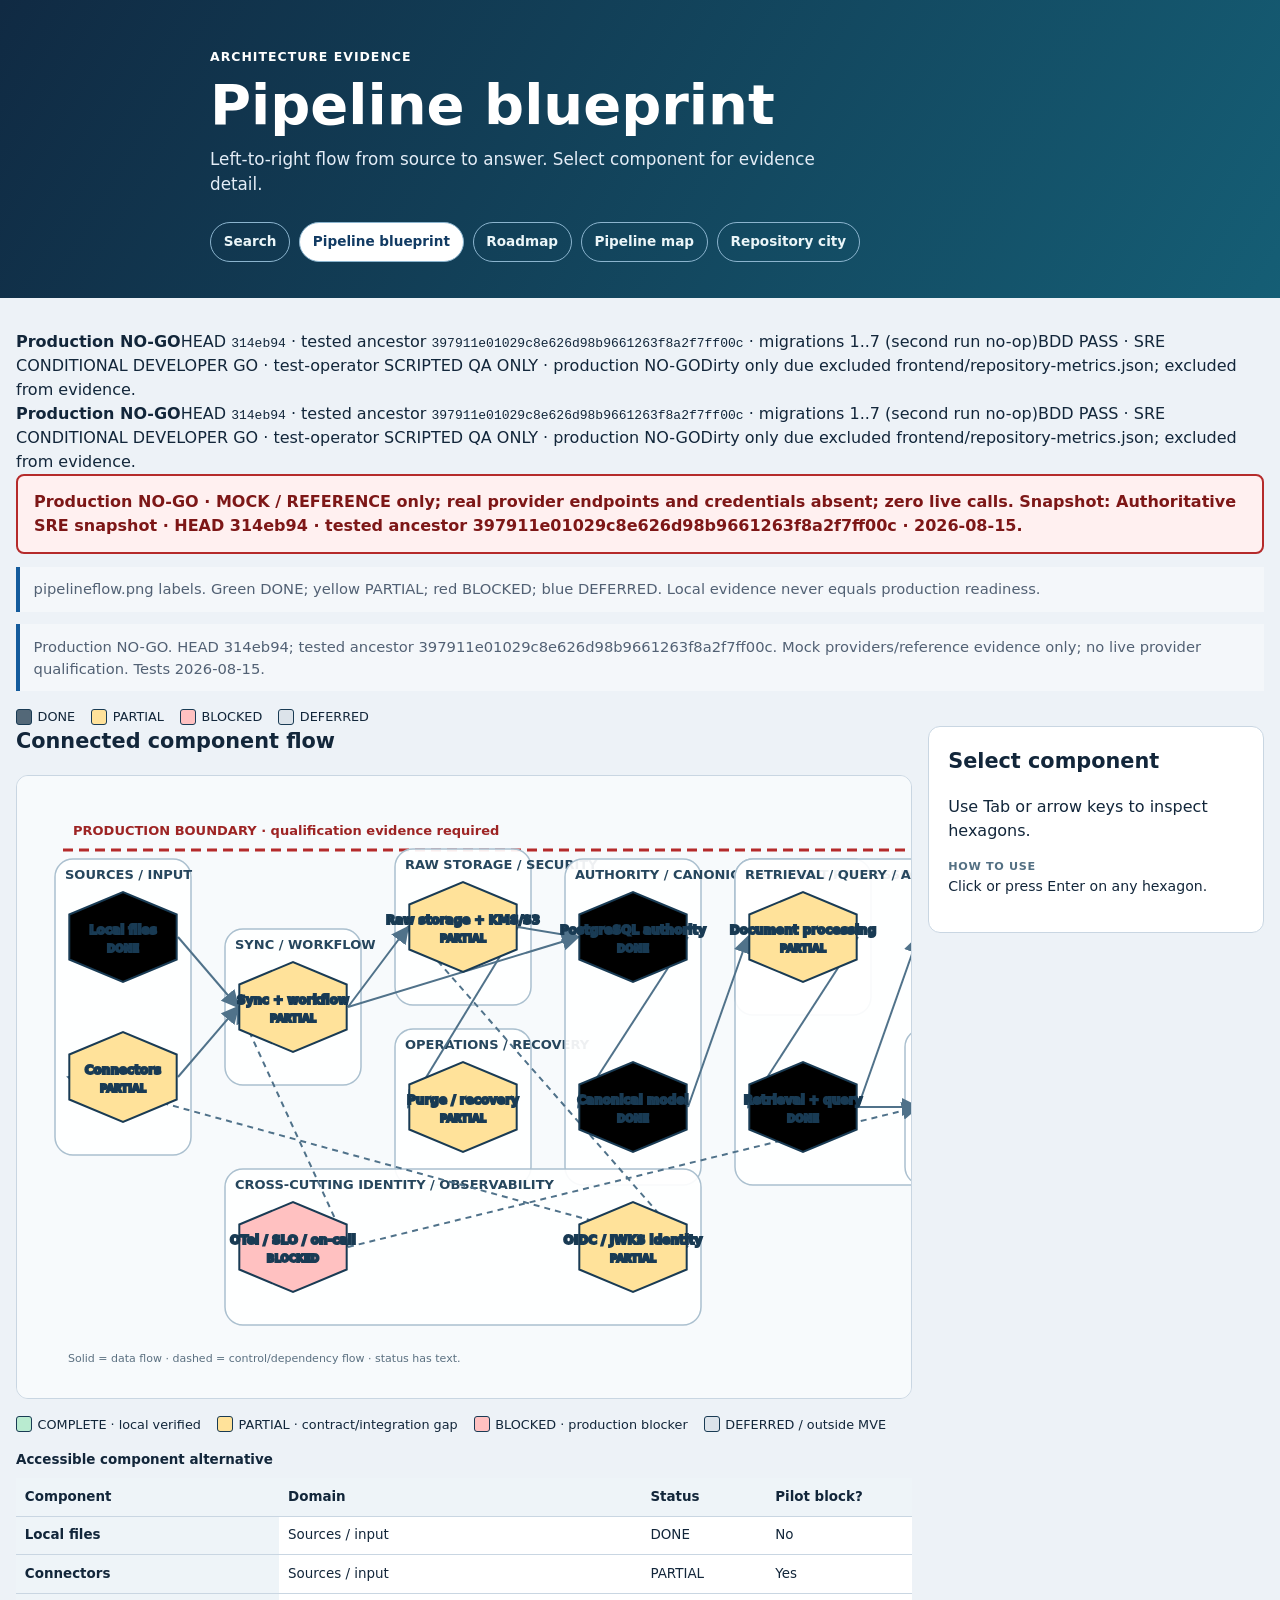
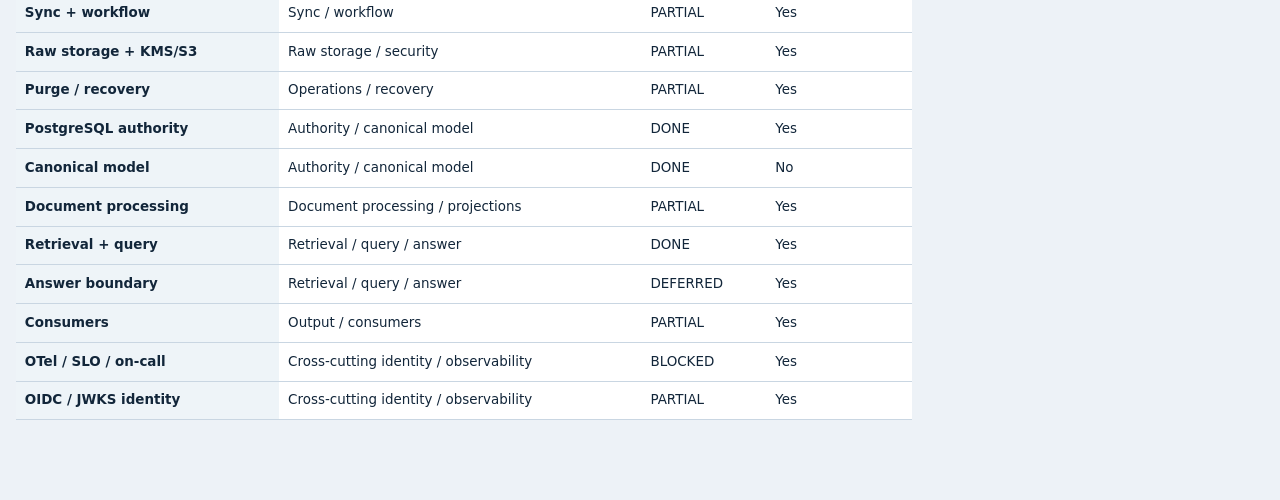
<file: frontend/pipeline-blueprint.html>
<!doctype html><html lang="en"><head><meta charset="utf-8"><meta name="viewport" content="width=device-width, initial-scale=1"><meta name="description" content="Evidence-based left-to-right Knowledge Pipeline blueprint"><title>Pipeline blueprint</title><link rel="stylesheet" href="styles.css"><link rel="stylesheet" href="project-views.css"><link rel="stylesheet" href="blueprint.css"></head><body class="project-page blueprint"><header class="site-header"><div class="shell"><p class="eyebrow">Architecture evidence</p><h1>Pipeline blueprint</h1><p class="lede">Left-to-right flow from source to answer. Select component for evidence detail.</p><nav class="site-nav" aria-label="Project views"><a href="index.html">Search</a><a href="pipeline-blueprint.html" aria-current="page">Pipeline blueprint</a><a href="pipeline-roadmap.html">Roadmap</a><a href="pipeline-map.html">Pipeline map</a><a href="repository-city.html">Repository city</a></nav></div></header><main class="blueprint-main"><div class="no-go" role="status">NO-GO · Production pilot remains blocked. Prototype/reference evidence is not production qualification. Snapshot: e10de7c.</div><p class="scope-note">Reference: <a href="../pipelineflow.png">pipelineflow.png</a>. Green complete/local; yellow partial/contract-only; red missing/production blocker; gray deferred.</p><div class="blueprint-grid"><section aria-labelledby="flow-heading"><h2 id="flow-heading">Connected component flow</h2><div class="blueprint-board"><svg class="flow-svg" viewBox="0 0 1100 590" role="img" aria-labelledby="svg-title svg-desc"><title id="svg-title">Knowledge Pipeline component flow</title><desc id="svg-desc">Connected hexagons grouped by dependency boundary, from sources on left to consumers on right.</desc><defs><marker id="arrow" markerWidth="9" markerHeight="9" refX="8" refY="4.5" orient="auto"><path d="M0,0 L9,4.5 L0,9z" fill="#50728a"/></marker></defs><line class="production-line" x1="30" y1="58" x2="1070" y2="58"/><text class="production-label" x="40" y="43">PRODUCTION BOUNDARY · qualification evidence required</text><g id="domains"></g><g id="arrows" aria-hidden="true"></g><g id="nodes"></g><text class="flow-caption" x="35" y="570">Solid = data flow · dashed = control/dependency flow · status has text.</text></svg></div><ul class="blueprint-legend" aria-label="Status legend"><li class="legend-key"><span class="swatch complete" aria-hidden="true"></span>COMPLETE · local verified</li><li class="legend-key"><span class="swatch partial" aria-hidden="true"></span>PARTIAL · contract/integration gap</li><li class="legend-key"><span class="swatch blocked" aria-hidden="true"></span>BLOCKED · production blocker</li><li class="legend-key"><span class="swatch deferred" aria-hidden="true"></span>DEFERRED / outside MVE</li></ul><div class="table-wrap"><table class="truth-table"><caption>Accessible component alternative</caption><thead><tr><th>Component</th><th>Domain</th><th>Status</th><th>Pilot block?</th></tr></thead><tbody id="truth-rows"></tbody></table></div></section><aside class="detail-panel" aria-live="polite" aria-labelledby="detail-heading"><h2 id="detail-heading">Select component</h2><p id="detail-status">Use Tab or arrow keys to inspect hexagons.</p><dl id="detail-list"><div><dt>How to use</dt><dd>Click or press Enter on any hexagon.</dd></div></dl></aside></div></main><script src="visualization-status.js" defer></script><script src="pipeline-blueprint.js" defer></script></body></html>
</file>
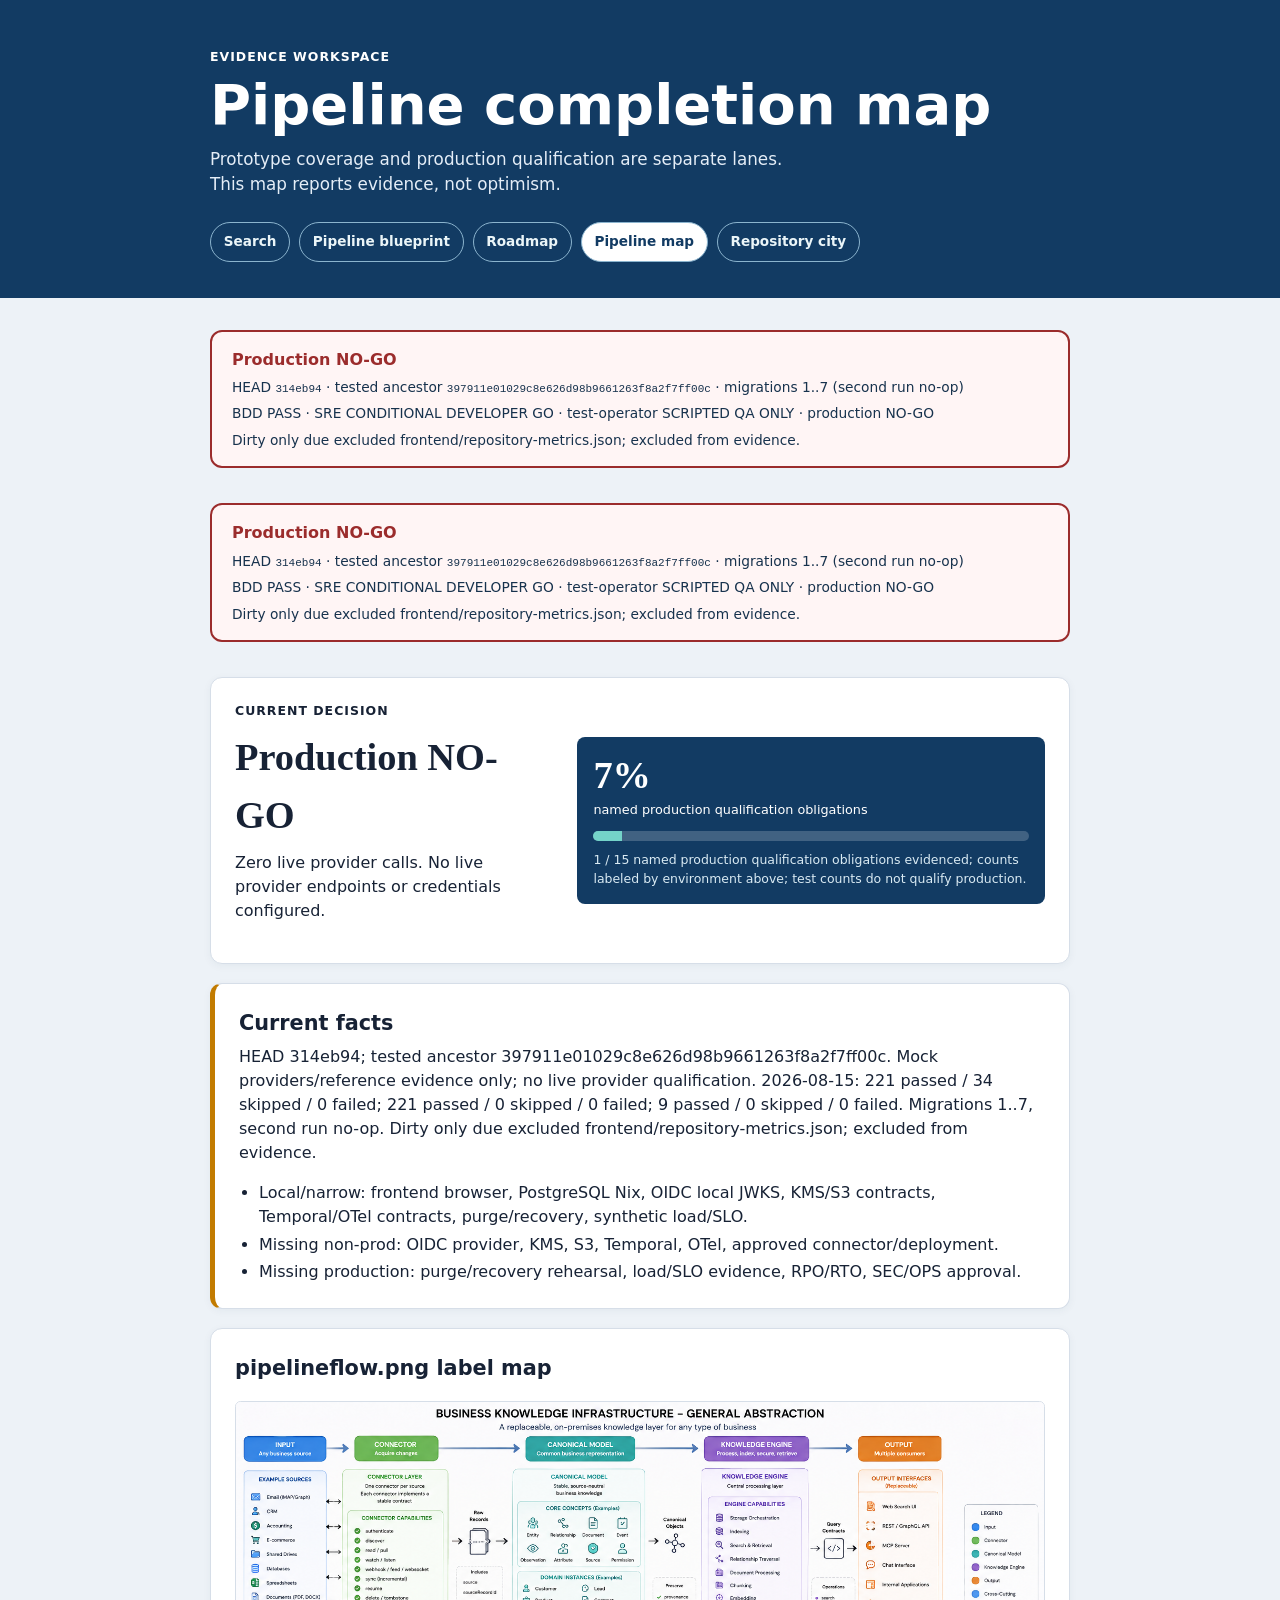
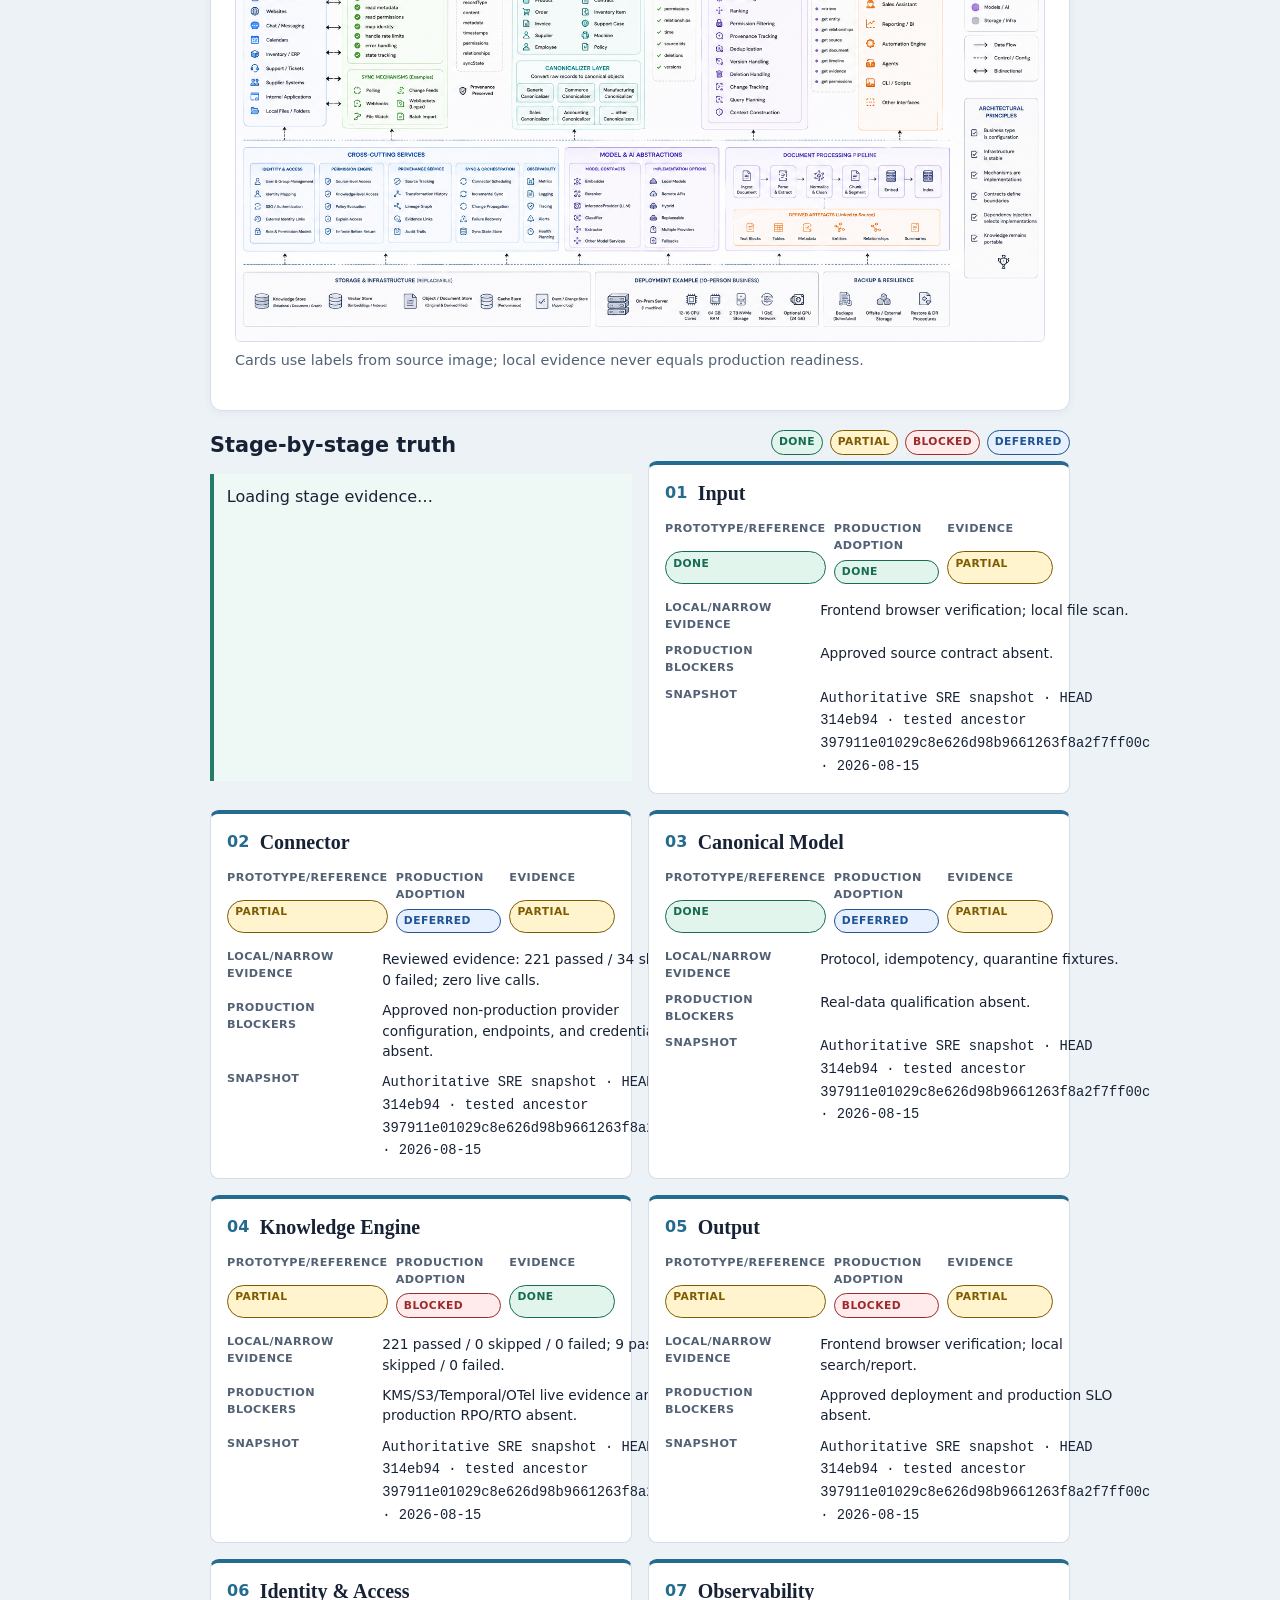
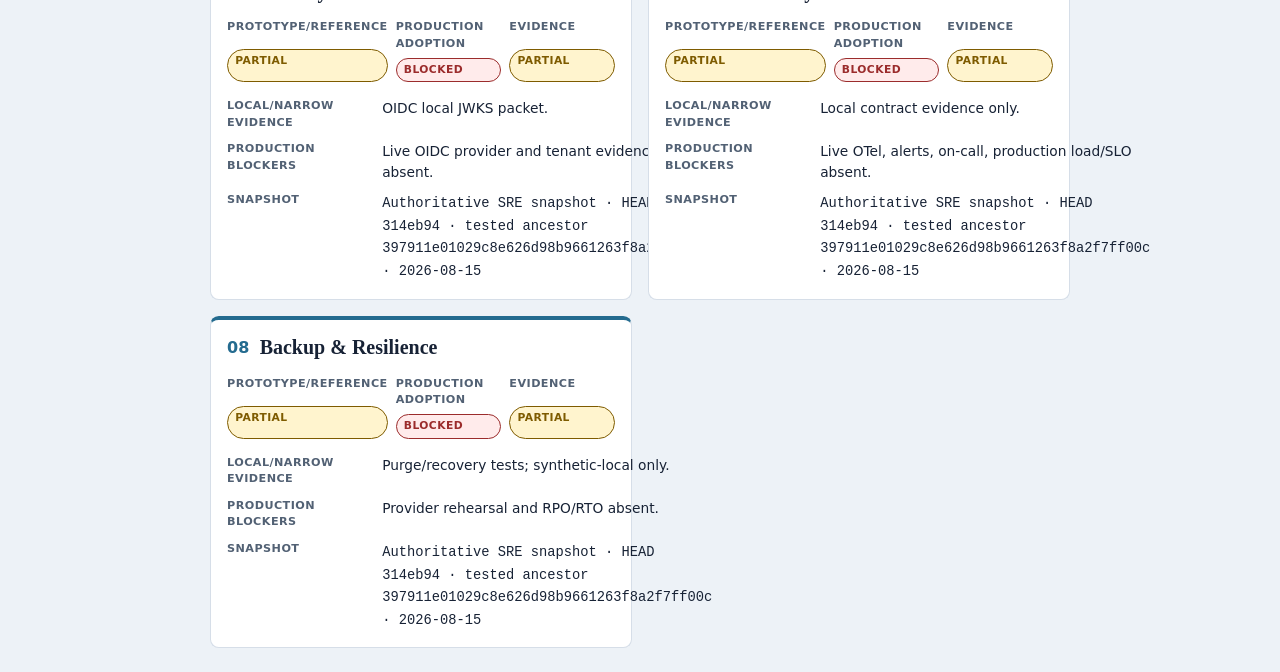
<file: frontend/pipeline-map.html>
<!doctype html><html lang="en"><head><meta charset="utf-8"><meta name="viewport" content="width=device-width, initial-scale=1"><meta name="description" content="Evidence map for Knowledge Pipeline completion"><title>Pipeline completion map</title><link rel="stylesheet" href="styles.css"><link rel="stylesheet" href="project-views.css"><link rel="stylesheet" href="visualization-status.css"></head><body class="project-page"><header class="site-header"><div class="shell"><p class="eyebrow">Evidence workspace</p><h1>Pipeline completion map</h1><p class="lede">Prototype coverage and production qualification are separate lanes. This map reports evidence, not optimism.</p><nav class="site-nav" aria-label="Project views"><a href="index.html">Search</a><a href="pipeline-blueprint.html">Pipeline blueprint</a><a href="pipeline-roadmap.html">Roadmap</a><a href="pipeline-map.html" aria-current="page">Pipeline map</a><a href="repository-city.html">Repository city</a></nav></div></header><main class="shell project-main"><section class="view-hero" aria-labelledby="completion-heading"><div><p class="eyebrow">Current decision</p><h2 id="completion-heading">Production NO-GO</h2><p>Zero live provider calls. No live provider endpoints or credentials configured.</p></div><div class="completion-meter"><strong id="completion-value">0%</strong><span>named production qualification obligations</span><div class="meter"><span id="completion-fill"></span></div><p id="completion-method">Calculating…</p></div></section><section class="evidence-note" aria-labelledby="facts-heading"><h2 id="facts-heading">Current facts</h2><p>Fixed denominator counts named obligations, not arbitrary test percentages. Provider boundary: 24 run, 18 pass, 6 skipped. Full suite: 167 run, 158 pass, 9 skipped.</p><ul><li>Local/narrow: frontend browser, PostgreSQL Nix, OIDC local JWKS, KMS/S3 contracts, Temporal/OTel contracts, purge/recovery, synthetic load/SLO.</li><li>Missing non-prod: OIDC provider, KMS, S3, Temporal, OTel, approved connector/deployment.</li><li>Missing production: purge/recovery rehearsal, load/SLO evidence, RPO/RTO, SEC/OPS approval.</li></ul></section><section class="image-panel" aria-labelledby="reference-heading"><h2 id="reference-heading">pipelineflow.png label map</h2><img src="../pipelineflow.png" alt="Knowledge Pipeline architecture reference labels"><p class="muted">Cards use labels from source image; local evidence never equals production readiness.</p></section><section aria-labelledby="stages-heading"><div class="section-heading"><h2 id="stages-heading">Stage-by-stage truth</h2><div class="status-legend" aria-label="Status legend"><span class="status-chip done">DONE</span><span class="status-chip partial">PARTIAL</span><span class="status-chip blocked">BLOCKED</span><span class="status-chip deferred">DEFERRED</span></div></div><div id="stage-grid" class="stage-grid" aria-live="polite"><p class="inline-status">Loading stage evidence…</p></div></section></main><script src="visualization-status.js"></script><script src="visualization-status.js" defer></script><script src="pipeline-map.js" defer></script></body></html>
</file>
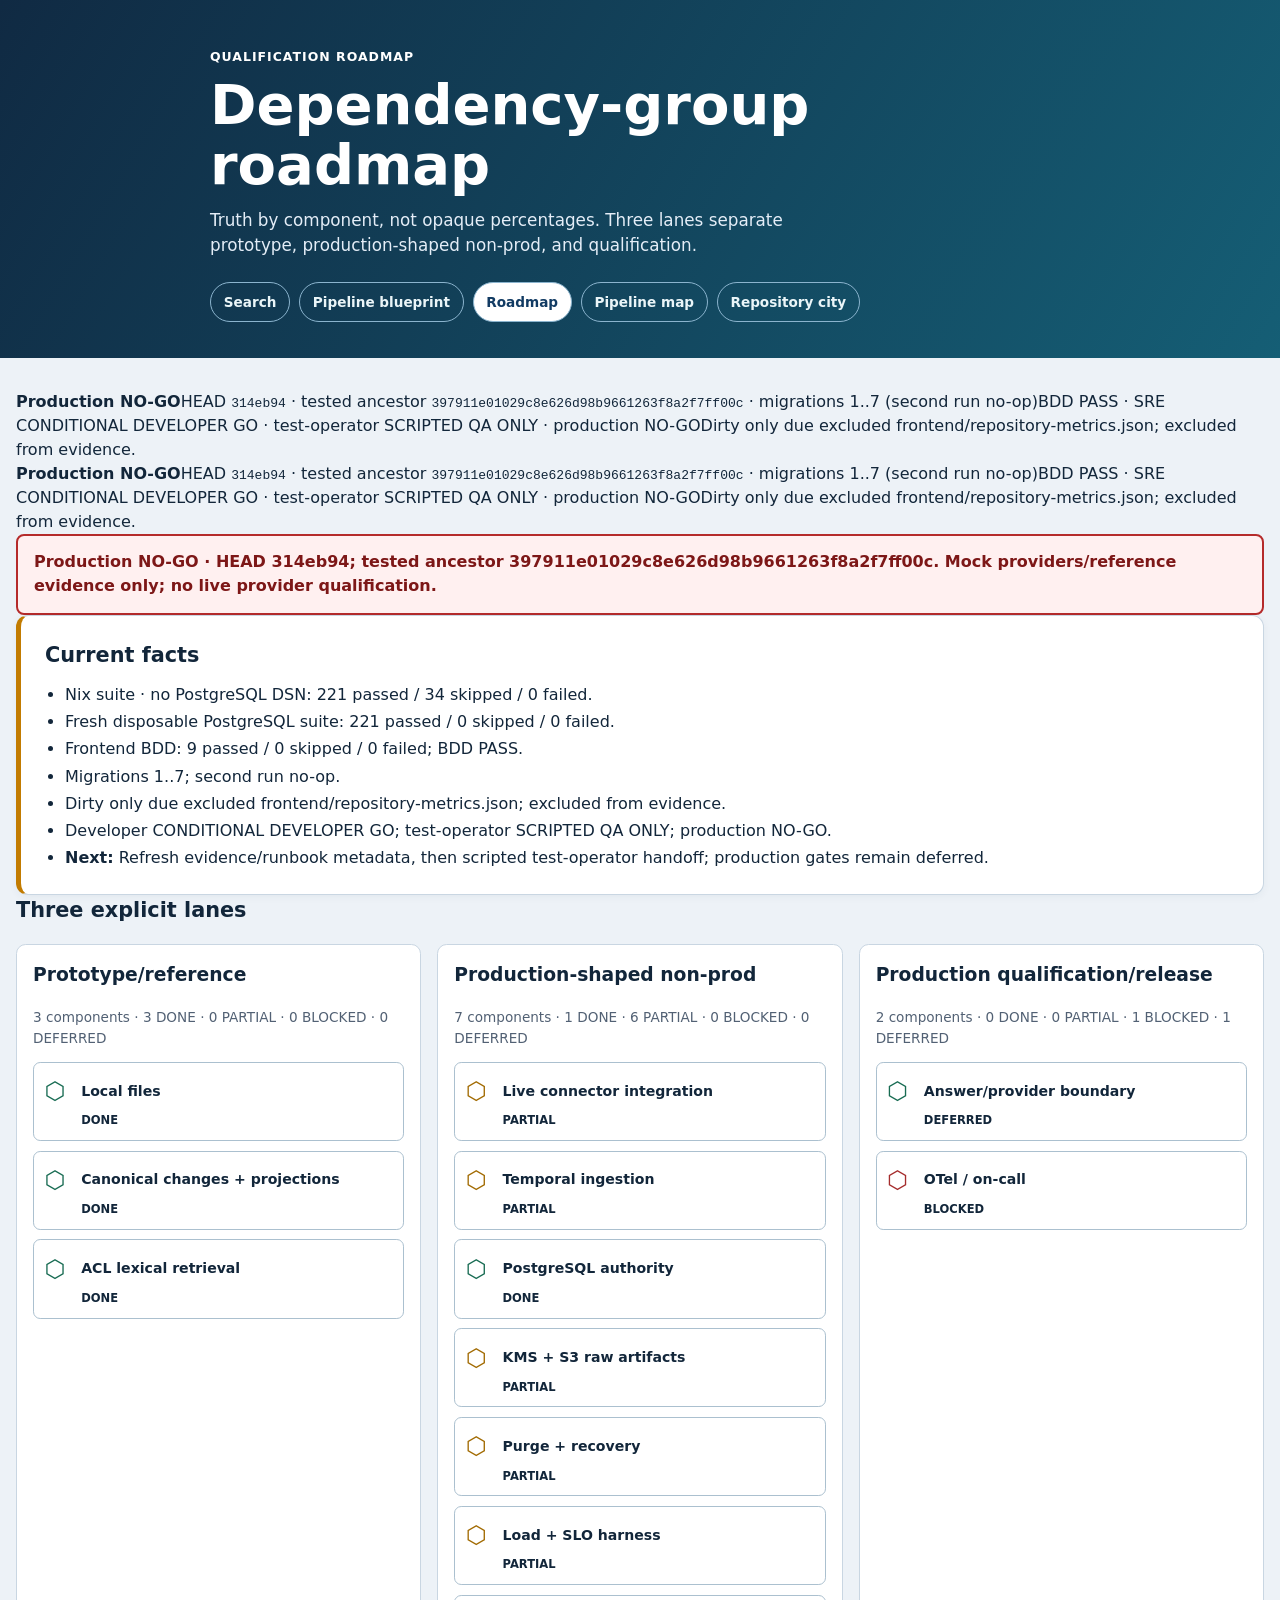
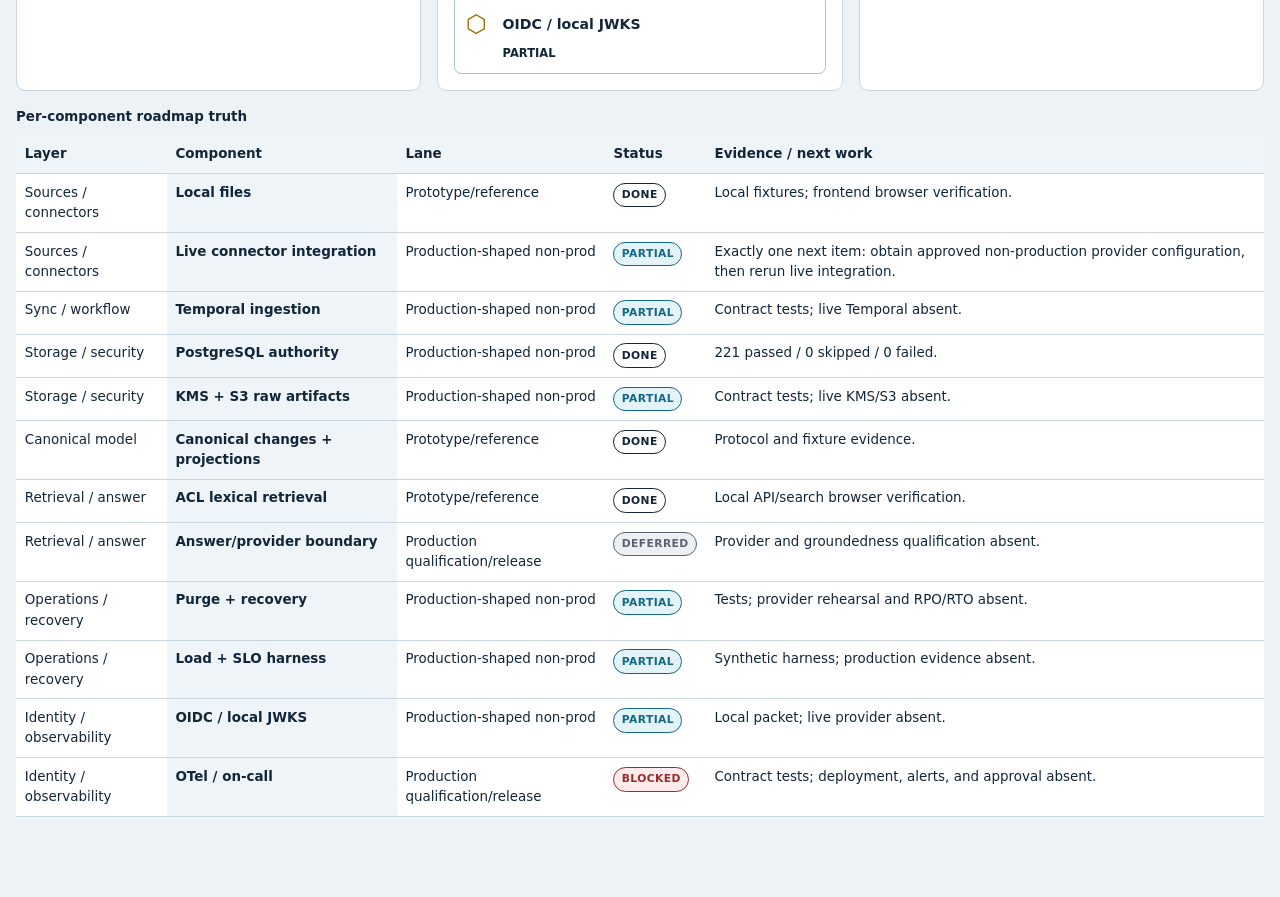
<file: frontend/pipeline-roadmap.html>
<!doctype html><html lang="en"><head><meta charset="utf-8"><meta name="viewport" content="width=device-width, initial-scale=1"><meta name="description" content="Dependency-group production roadmap"><title>Pipeline roadmap</title><link rel="stylesheet" href="styles.css"><link rel="stylesheet" href="project-views.css"><link rel="stylesheet" href="blueprint.css"></head><body class="project-page blueprint"><header class="site-header"><div class="shell"><p class="eyebrow">Qualification roadmap</p><h1>Dependency-group roadmap</h1><p class="lede">Truth by component, not opaque percentages. Three lanes separate prototype, production-shaped non-prod, and qualification.</p><nav class="site-nav" aria-label="Project views"><a href="index.html">Search</a><a href="pipeline-blueprint.html">Pipeline blueprint</a><a href="pipeline-roadmap.html" aria-current="page">Roadmap</a><a href="pipeline-map.html">Pipeline map</a><a href="repository-city.html">Repository city</a></nav></div></header><main class="blueprint-main"><div class="no-go">SEC/OPS NO-GO · Real provider, deployment, recovery, load/SLO, RPO/RTO evidence absent. Snapshot: e10de7c.</div><section class="evidence-note"><h2>Current facts</h2><ul><li>PostgreSQL narrow Nix evidence exists.</li><li>OIDC local JWKS packet exists.</li><li>KMS/S3 contract tests exist.</li><li>Temporal/OTel contract tests exist.</li><li>Purge/recovery tests and load/SLO harness exist.</li><li>Real provider/deployment/recovery/load/SLO/RPO/RTO evidence absent.</li></ul></section><section aria-labelledby="lanes-heading"><h2 id="lanes-heading">Three explicit lanes</h2><div id="roadmap-lanes" class="roadmap-lanes"></div></section><section class="table-wrap"><table class="truth-table"><caption>Per-component roadmap truth</caption><thead><tr><th>Layer</th><th>Component</th><th>Lane</th><th>Status</th><th>Evidence / next work</th></tr></thead><tbody id="roadmap-rows"></tbody></table></section></main><script src="visualization-status.js" defer></script><script src="pipeline-roadmap.js" defer></script></body></html>
</file>
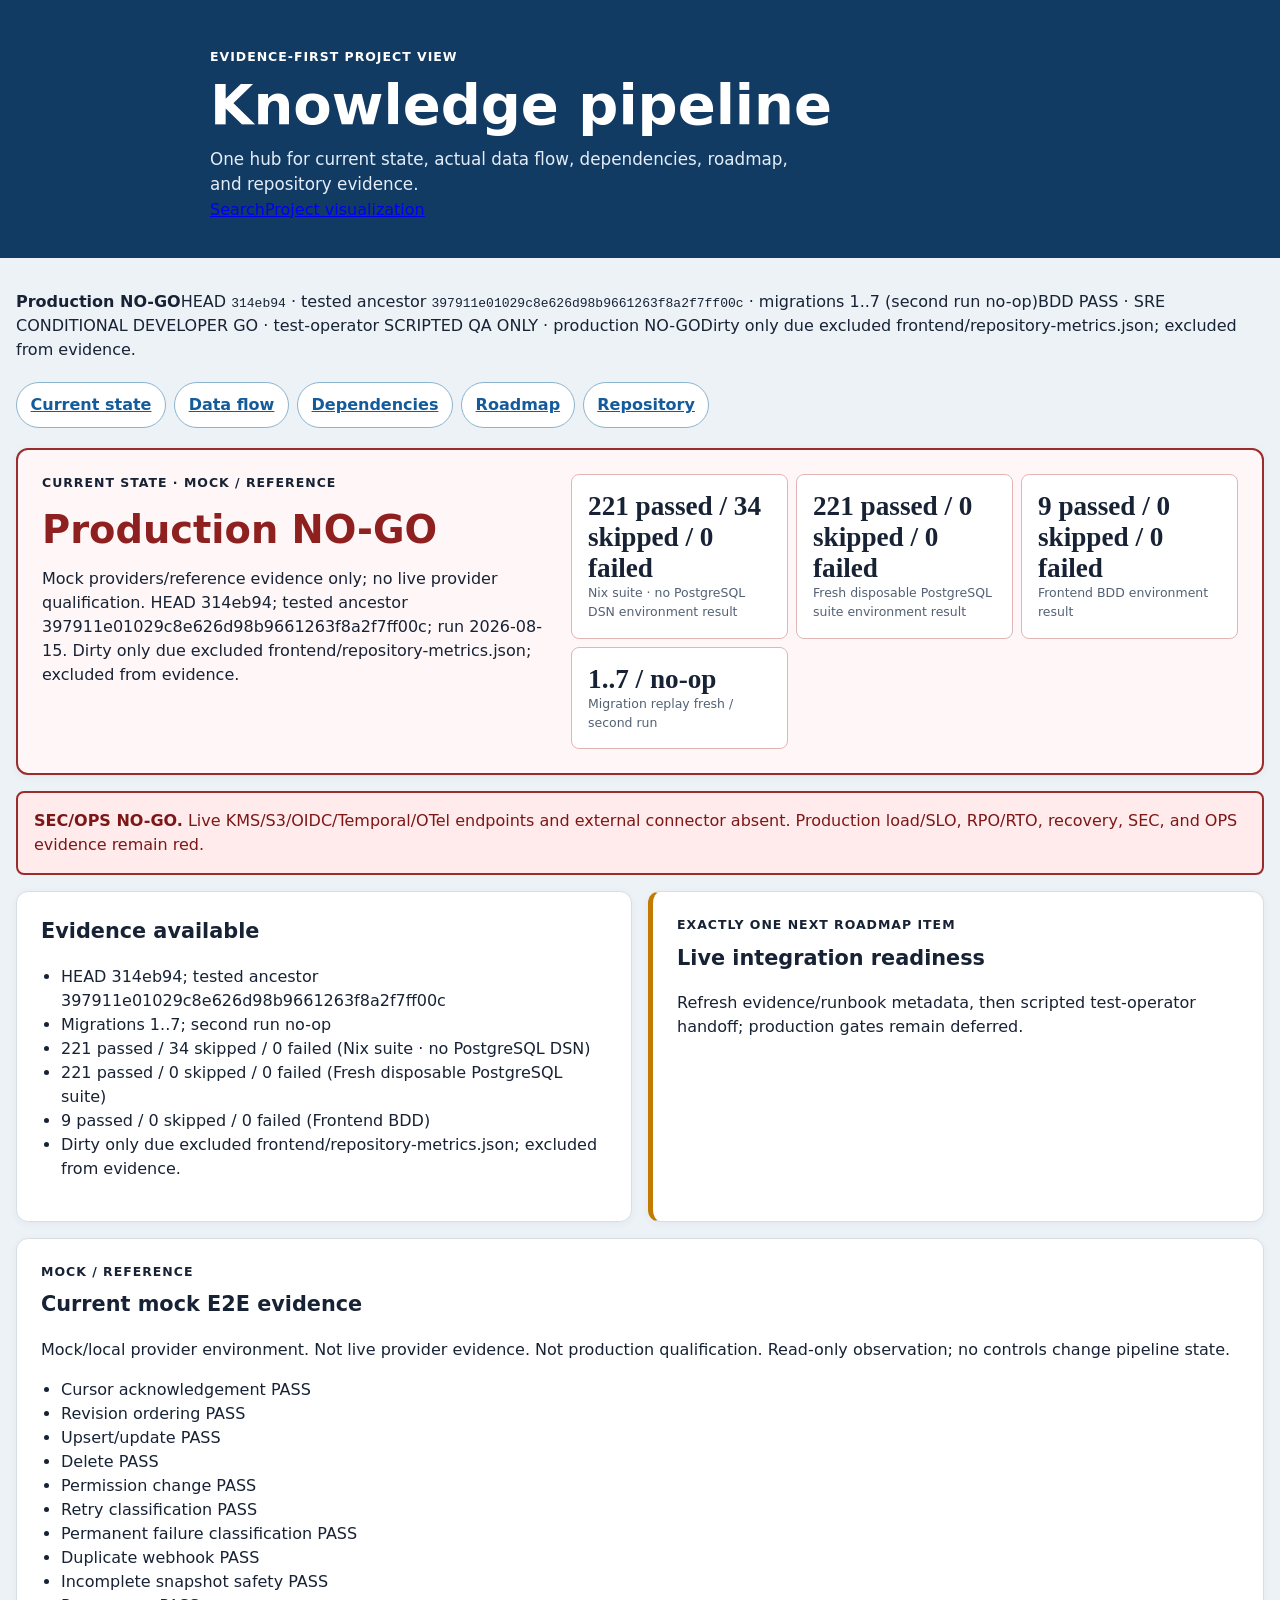
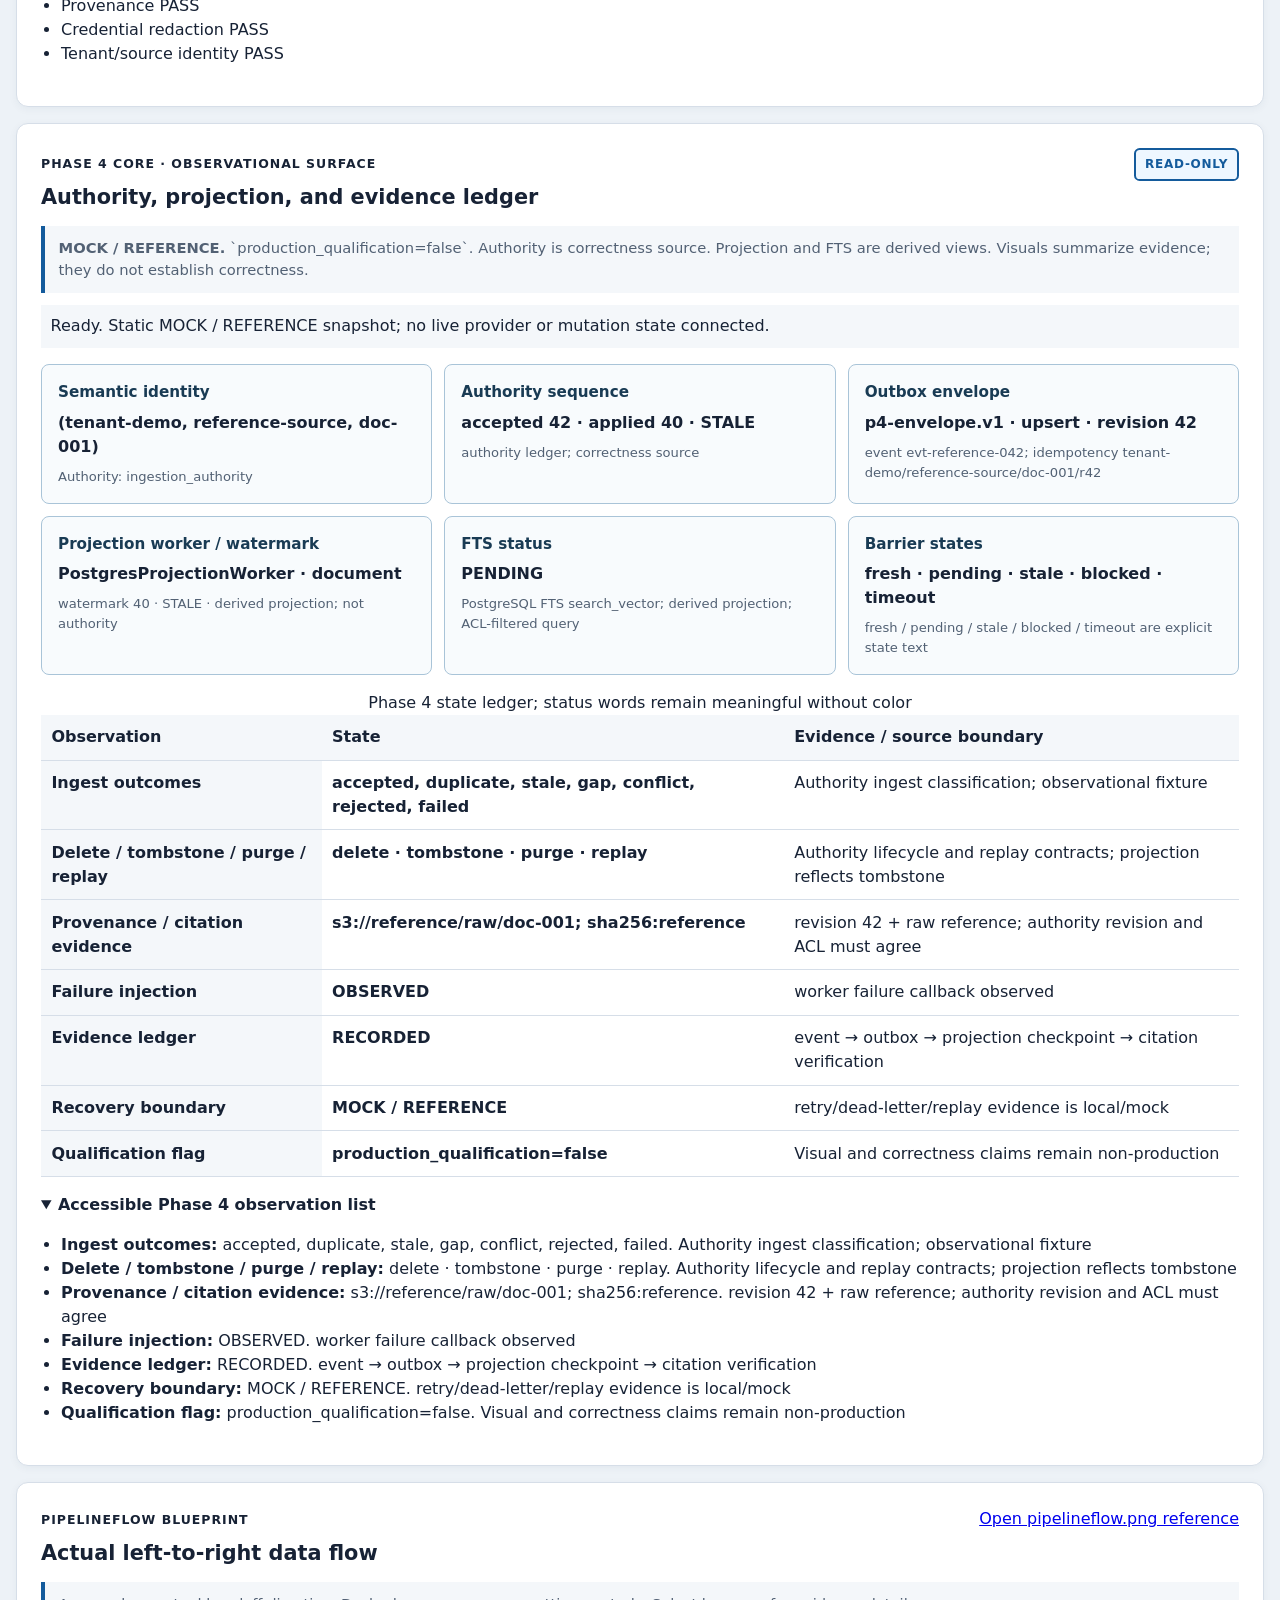
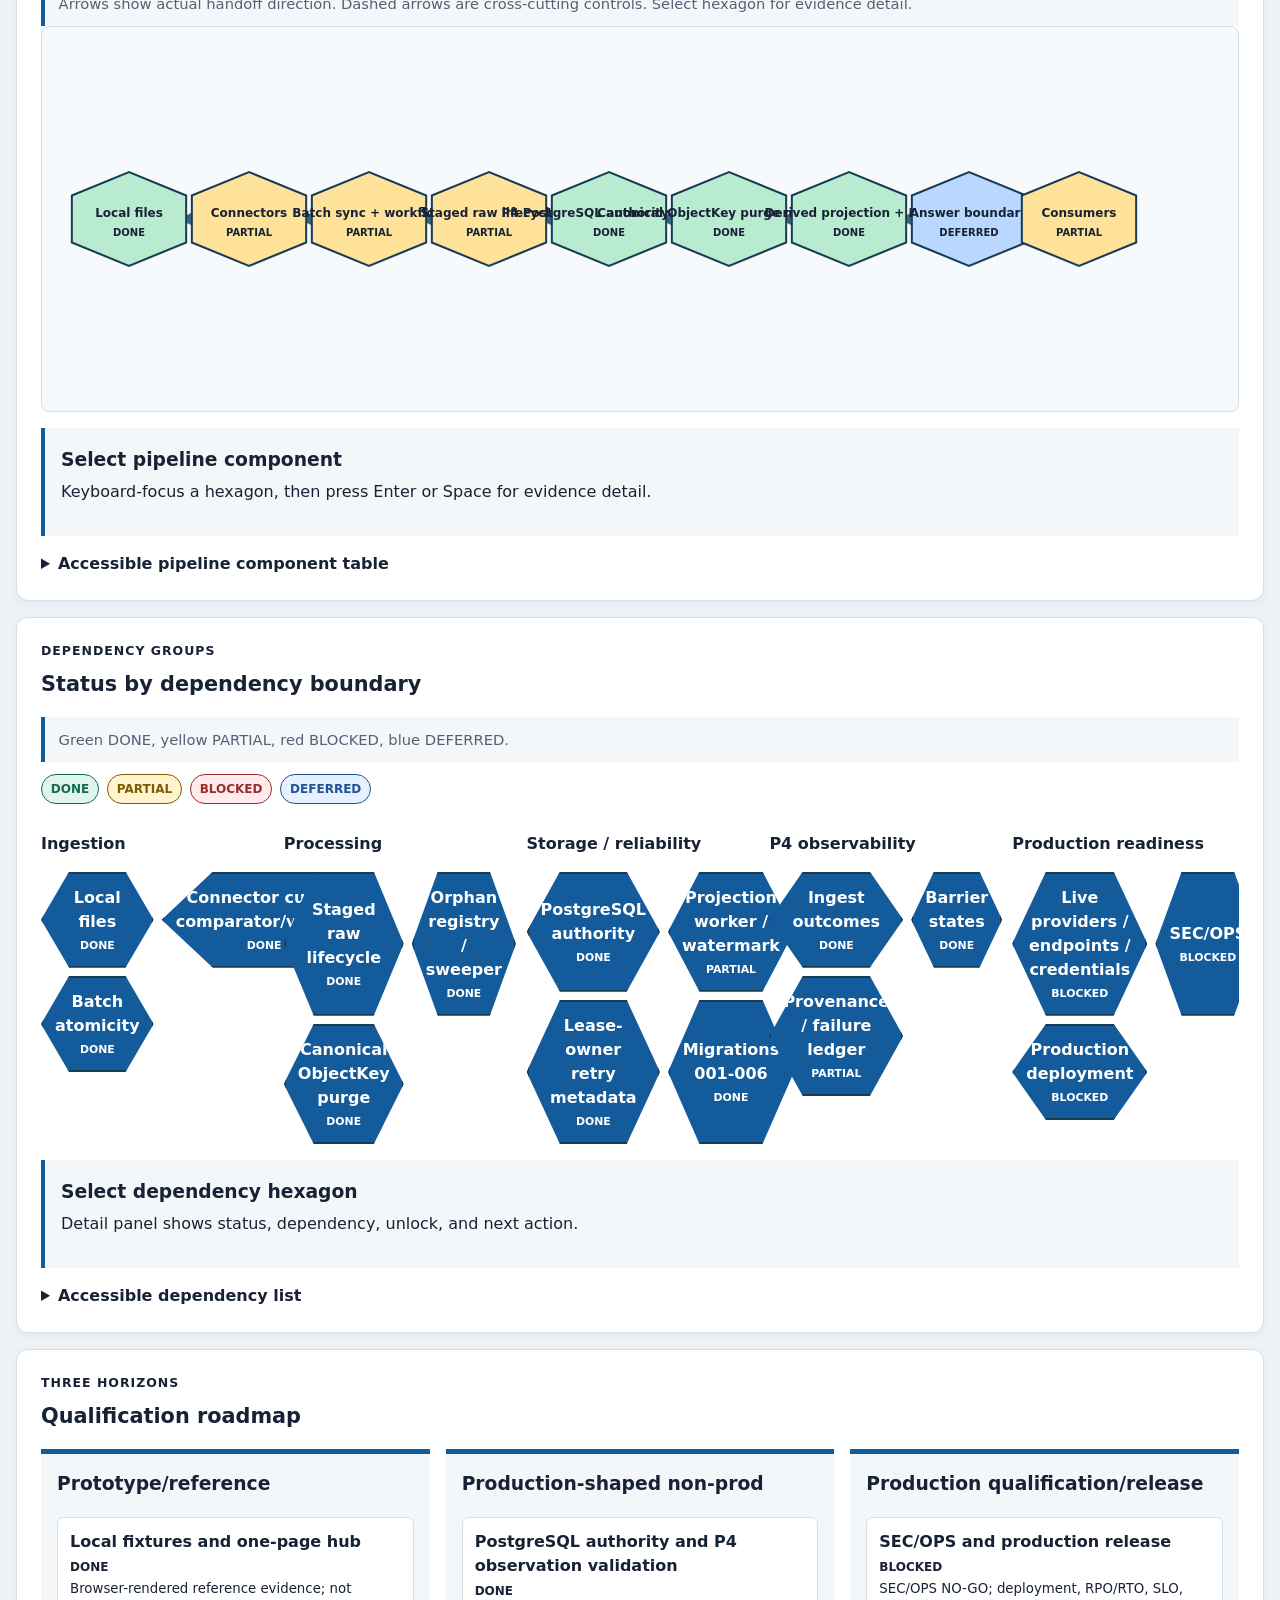
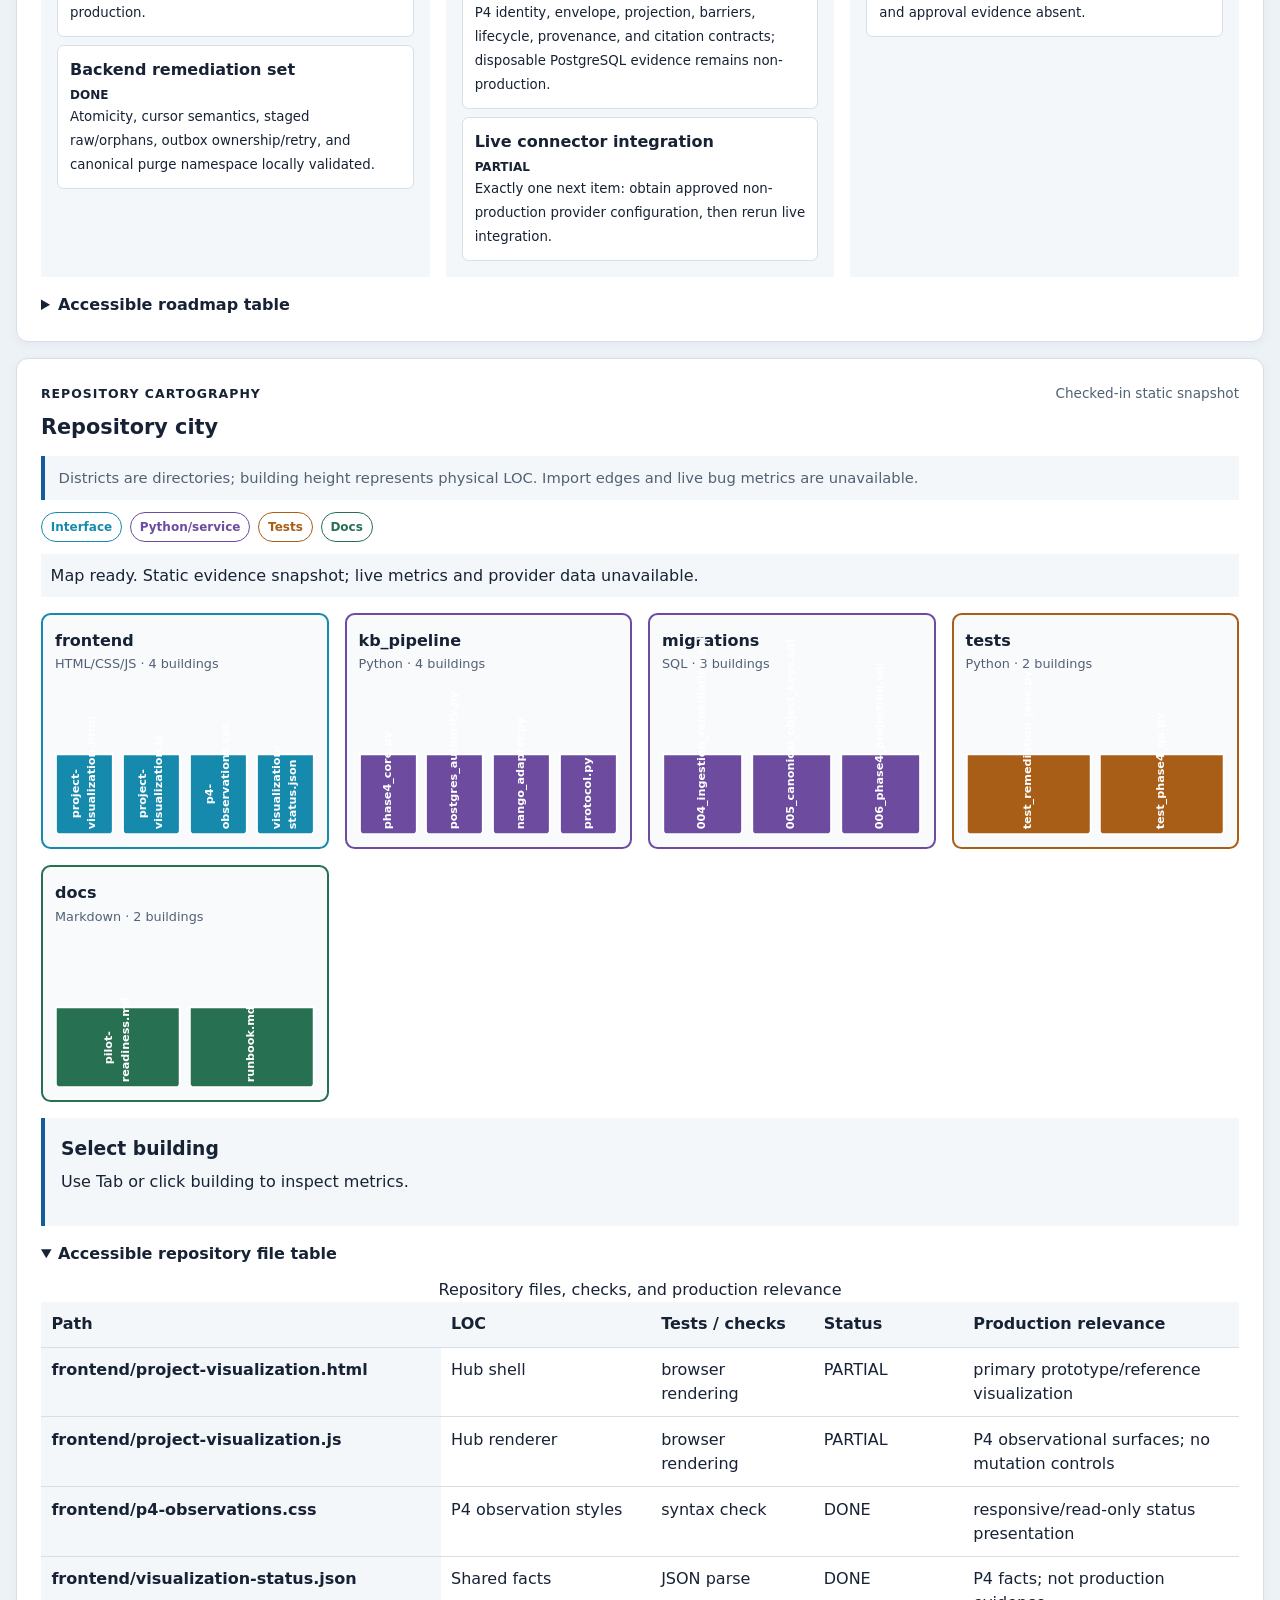
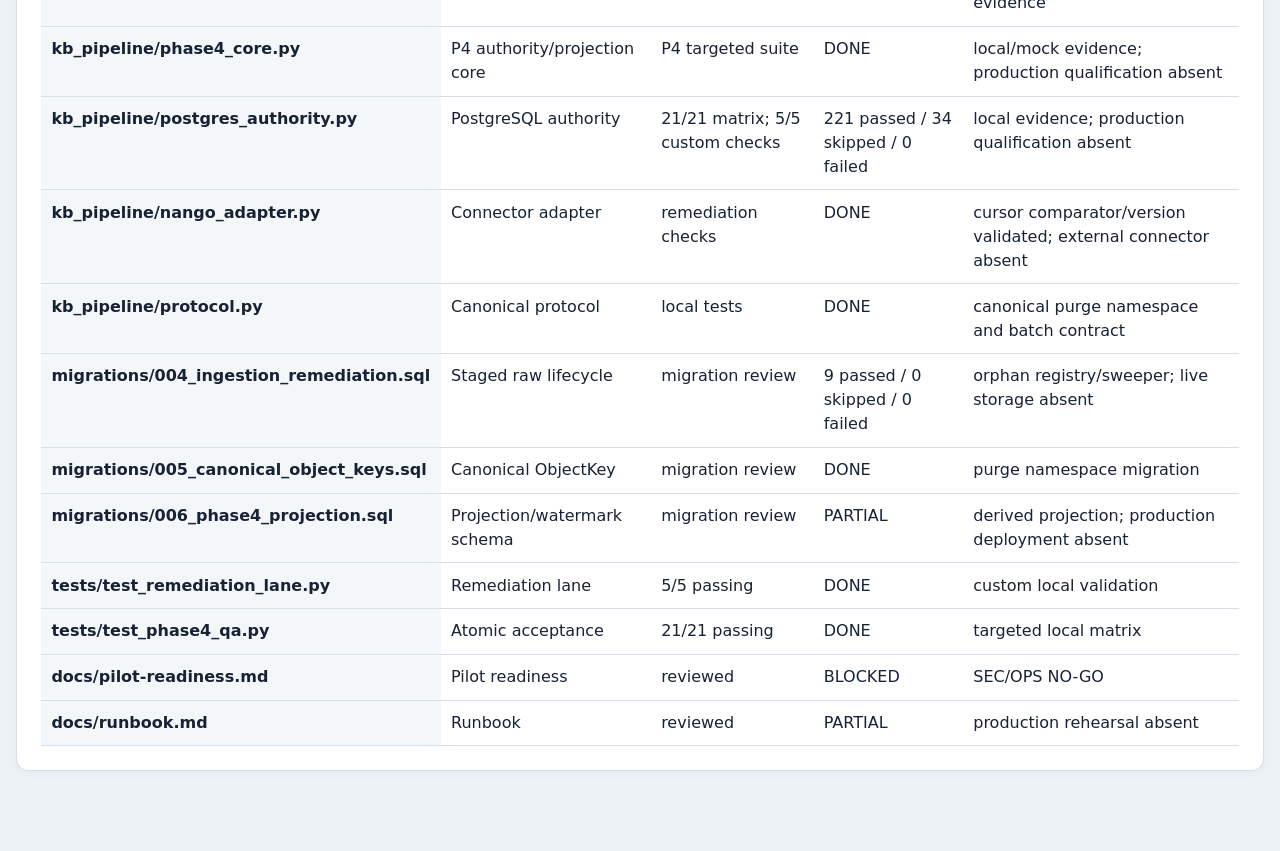
<file: frontend/project-visualization.html>
<!doctype html>
<html lang="en">
<head>
  <meta charset="utf-8"><meta name="viewport" content="width=device-width, initial-scale=1">
  <meta name="description" content="Evidence-first project visualization hub"><title>Project visualization</title>
  <link rel="stylesheet" href="styles.css"><link rel="stylesheet" href="project-visualization.css"><link rel="stylesheet" href="p4-observations.css">
</head>
<body class="project-page">
<header class="site-header"><div class="shell"><p class="eyebrow">Evidence-first project view</p><h1>Knowledge pipeline</h1><p class="lede">One hub for current state, actual data flow, dependencies, roadmap, and repository evidence.</p><nav class="site-nav" aria-label="Project views"><a href="index.html">Search</a><a href="project-visualization.html" aria-current="page">Project visualization</a></nav></div></header>
<main class="hub shell" id="main-content">
  <nav class="hub-tabs" aria-label="Visualization sections"><a href="#summary">Current state</a><a href="#flow">Data flow</a><a href="#dependencies">Dependencies</a><a href="#roadmap">Roadmap</a><a href="#repository">Repository</a></nav>
  <section id="summary" class="summary-card" aria-labelledby="summary-title"><div><p class="eyebrow">Current state · MOCK / REFERENCE</p><h2 id="summary-title">Production NO-GO</h2><p>Commit 30283d3 records connector qualification against mock/reference infrastructure only. Mock PostgreSQL E2E is documented; full mock flow passed previously. Nothing here is live provider or production evidence.</p></div><div class="metric-grid" aria-label="Exact evidence counts"><div><strong id="suite-count">12/12</strong><span>connector contract tests passed / run</span></div><div><strong id="postgres-count">DOCUMENTED</strong><span>mock PostgreSQL E2E</span></div><div><strong>0</strong><span>live provider calls</span></div></div></section>
  <div class="no-go" role="alert"><strong>SEC/OPS NO-GO.</strong> Live KMS/S3/OIDC/Temporal/OTel endpoints and external connector absent. Production load/SLO, RPO/RTO, recovery, SEC, and OPS evidence remain red.</div>
  <section class="facts-grid" aria-label="Evidence and next step"><div class="panel"><h2>Evidence available</h2><ul id="evidence-list"></ul></div><div class="panel next-step"><p class="eyebrow">Exactly one next roadmap item</p><h2>Live integration readiness</h2><p id="next-step">Obtain approved non-production provider configuration, then rerun live integration.</p></div></section>
  <section class="panel mock-evidence" aria-labelledby="mock-evidence-title"><p class="eyebrow">MOCK / REFERENCE</p><h2 id="mock-evidence-title">Current mock E2E evidence</h2><p>Mock/local provider environment. Not live provider evidence. Not production qualification. Read-only observation; no controls change pipeline state.</p><ul id="scenario-list" class="scenario-list"></ul></section>
  <section id="p4-observations" class="panel section" aria-labelledby="p4-title"><div class="section-heading"><div><p class="eyebrow">Phase 4 core · observational surface</p><h2 id="p4-title">Authority, projection, and evidence ledger</h2></div><span class="read-only-badge">READ-ONLY</span></div><p class="scope-note"><strong>MOCK / REFERENCE.</strong> `production_qualification=false`. Authority is correctness source. Projection and FTS are derived views. Visuals summarize evidence; they do not establish correctness.</p><div id="p4-status" class="inline-status" role="status" aria-live="polite">Loading reference observation snapshot…</div><div class="p4-grid" id="p4-cards"><p class="empty-state">No observation snapshot loaded yet.</p></div><div class="table-wrap"><table><caption>Phase 4 state ledger; status words remain meaningful without color</caption><thead><tr><th scope="col">Observation</th><th scope="col">State</th><th scope="col">Evidence / source boundary</th></tr></thead><tbody id="p4-ledger"><tr><td colspan="3">Loading reference observation snapshot…</td></tr></tbody></table></div><details class="accessible" open><summary>Accessible Phase 4 observation list</summary><ul id="p4-list"><li>Observation list unavailable until reference snapshot loads.</li></ul></details></section>
  <section id="flow" class="panel section" aria-labelledby="flow-title"><div class="section-heading"><div><p class="eyebrow">Pipelineflow blueprint</p><h2 id="flow-title">Actual left-to-right data flow</h2></div><a href="../pipelineflow.png">Open pipelineflow.png reference</a></div><p class="scope-note">Arrows show actual handoff direction. Dashed arrows are cross-cutting controls. Select hexagon for evidence detail.</p><div class="flow-wrap"><svg id="flow-svg" viewBox="0 0 1100 360" role="img" aria-labelledby="flow-svg-title flow-svg-desc"><title id="flow-svg-title">Knowledge pipeline actual data flow</title><desc id="flow-svg-desc">Local files and connectors flow through sync, storage, canonical model, retrieval, answer boundary, and consumers.</desc><defs><marker id="flow-arrow" markerWidth="9" markerHeight="9" refX="8" refY="4.5" orient="auto"><path d="M0 0L9 4.5L0 9Z" fill="#38677f"/></marker></defs><g id="flow-arrows"></g><g id="flow-nodes"></g></svg></div><aside id="flow-detail" class="detail" aria-live="polite"><h3>Select pipeline component</h3><p>Keyboard-focus a hexagon, then press Enter or Space for evidence detail.</p></aside><details class="accessible"><summary>Accessible pipeline component table</summary><div class="table-wrap"><table><caption>Pipeline components and production evidence</caption><thead><tr><th scope="col">Component</th><th scope="col">Status</th><th scope="col">Evidence</th><th scope="col">Remaining work</th></tr></thead><tbody id="component-table"></tbody></table></div></details></section>
  <section id="dependencies" class="panel section" aria-labelledby="dependencies-title"><p class="eyebrow">Dependency groups</p><h2 id="dependencies-title">Status by dependency boundary</h2><p class="scope-note">Green DONE, yellow PARTIAL, red BLOCKED, blue DEFERRED.</p><div class="legend" aria-label="Dependency status legend"><span class="done">DONE</span><span class="partial">PARTIAL</span><span class="blocked">BLOCKED</span><span class="deferred">DEFERRED</span></div><div id="dependency-groups" class="dependency-groups"></div><aside id="dependency-detail" class="detail" aria-live="polite"><h3>Select dependency hexagon</h3><p>Detail panel shows status, dependency, unlock, and next action.</p></aside><details class="accessible"><summary>Accessible dependency list</summary><ul id="dependency-list"></ul></details></section>
  <section id="roadmap" class="panel section" aria-labelledby="roadmap-title"><p class="eyebrow">Three horizons</p><h2 id="roadmap-title">Qualification roadmap</h2><div id="roadmap-lanes" class="roadmap-lanes"></div><details class="accessible"><summary>Accessible roadmap table</summary><div class="table-wrap"><table><caption>Roadmap horizons and evidence</caption><thead><tr><th scope="col">Horizon</th><th scope="col">Item</th><th scope="col">Status</th><th scope="col">Evidence / gap</th></tr></thead><tbody id="roadmap-table"></tbody></table></div></details></section>
  <section id="repository" class="panel section" aria-labelledby="repository-title"><div class="section-heading"><div><p class="eyebrow">Repository cartography</p><h2 id="repository-title">Repository city</h2></div><p id="city-freshness" class="muted">Checked-in static snapshot</p></div><p class="scope-note">Districts are directories; building height represents physical LOC. Import edges and live bug metrics are unavailable.</p><div class="city-legend" aria-label="Repository legend"><span class="interface">Interface</span><span class="service">Python/service</span><span class="test">Tests</span><span class="knowledge">Docs</span></div><div id="city-status" role="status" class="inline-status">Map loading…</div><div id="city-map" class="city-map" role="img" aria-label="Repository city visualization"></div><aside id="city-detail" class="detail" aria-live="polite"><h3>Select building</h3><p>Use Tab or click building to inspect metrics.</p></aside><details class="accessible" open><summary>Accessible repository file table</summary><div class="table-wrap"><table><caption>Repository files, checks, and production relevance</caption><thead><tr><th scope="col">Path</th><th scope="col">LOC</th><th scope="col">Tests / checks</th><th scope="col">Status</th><th scope="col">Production relevance</th></tr></thead><tbody id="city-table"></tbody></table></div></details></section>
</main>
<script src="visualization-status.js" defer></script><script src="project-visualization.js" defer></script>
</body></html>
</file>
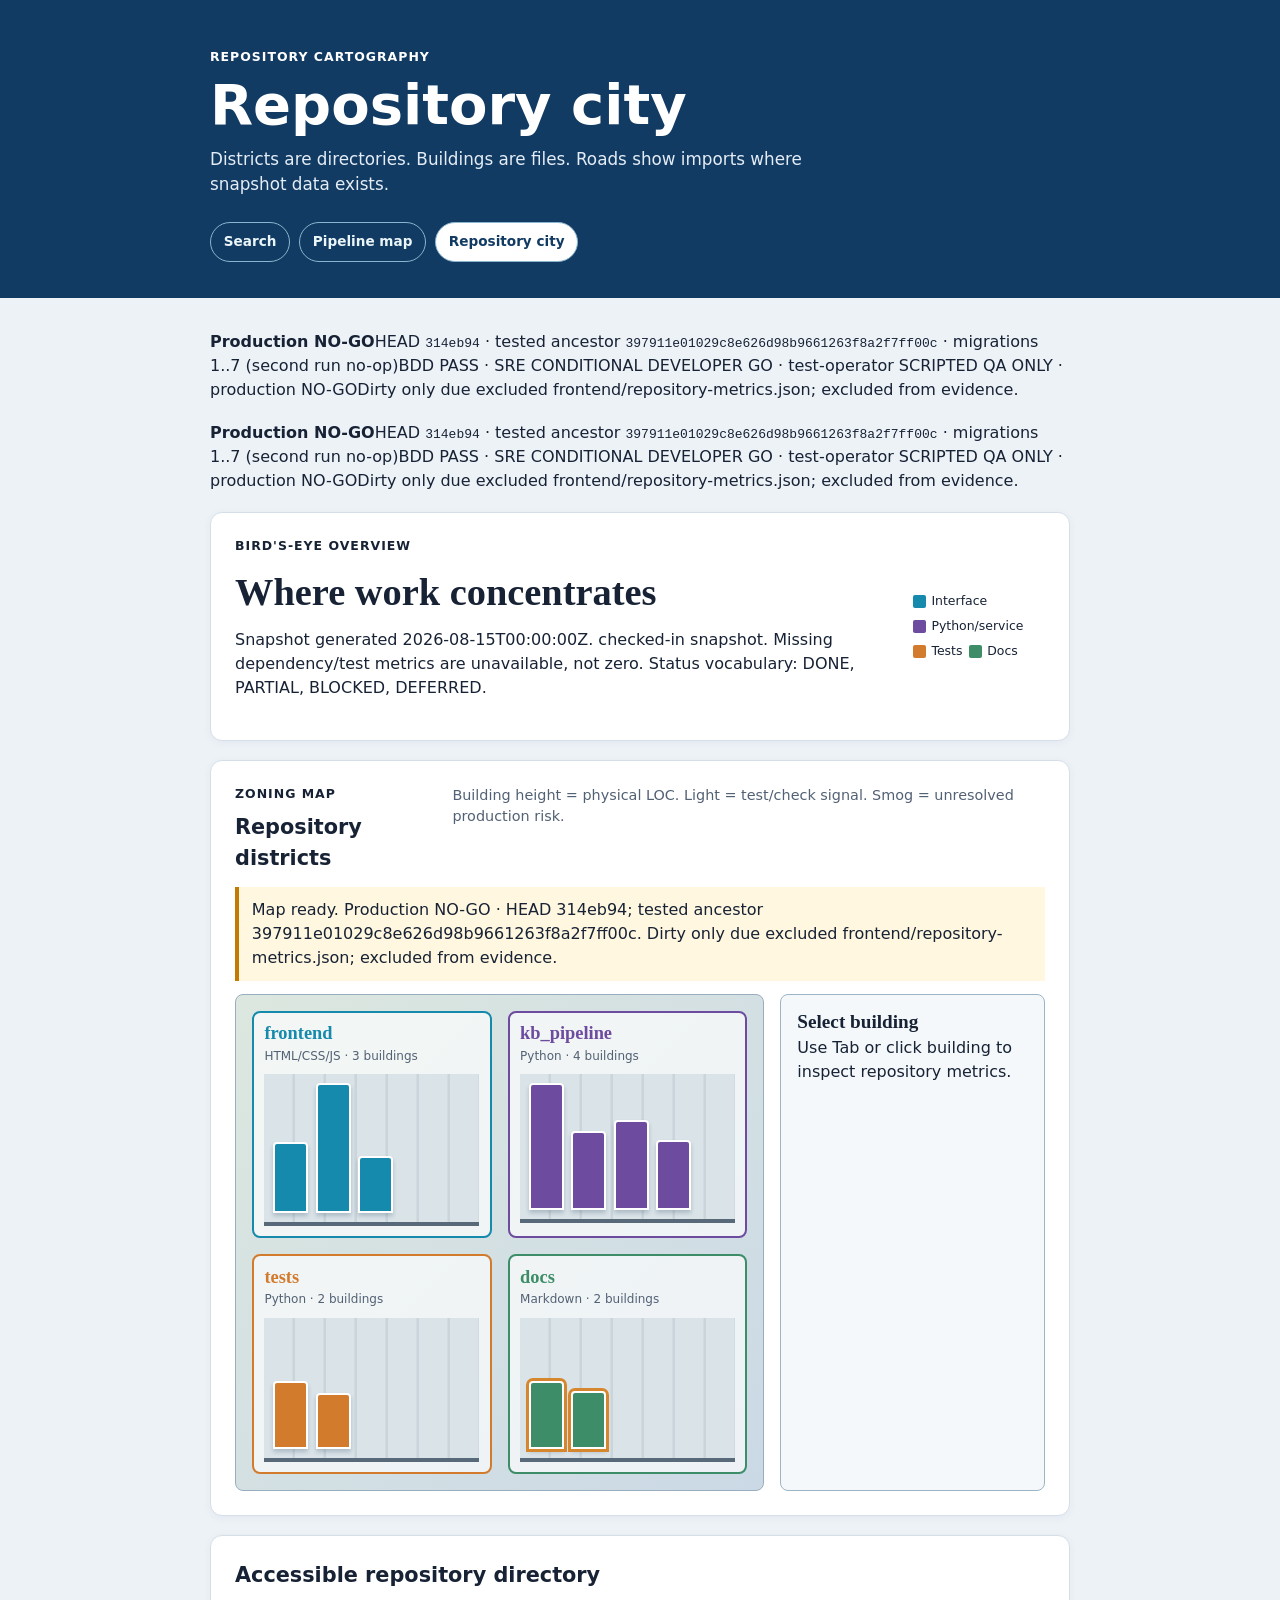
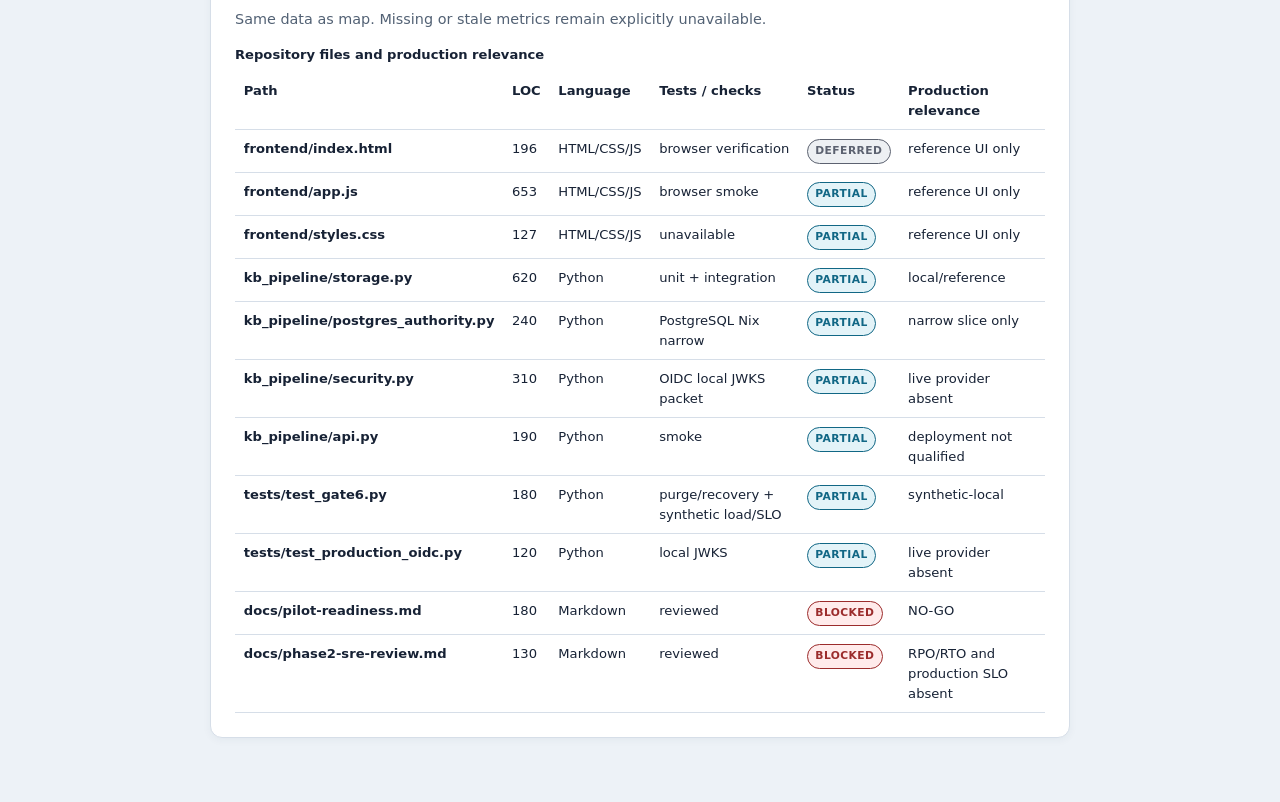
<file: frontend/repository-city.html>
<!doctype html>
<html lang="en"><head><meta charset="utf-8"><meta name="viewport" content="width=device-width, initial-scale=1"><meta name="description" content="Repository metrics city visualization"><title>Repository city</title><link rel="stylesheet" href="styles.css"><link rel="stylesheet" href="project-views.css"></head>
<body class="project-page"><header class="site-header"><div class="shell"><p class="eyebrow">Repository cartography</p><h1>Repository city</h1><p class="lede">Districts are directories. Buildings are files. Roads show imports where snapshot data exists.</p><nav class="site-nav" aria-label="Project views"><a href="index.html">Search</a><a href="pipeline-map.html">Pipeline map</a><a href="repository-city.html" aria-current="page">Repository city</a></nav></div></header>
<main class="shell project-main"><section class="view-hero"><div><p class="eyebrow">Bird's-eye overview</p><h2>Where work concentrates</h2><p id="city-freshness">Loading checked-in metrics…</p></div><div class="city-legend" aria-label="City legend"><span><i class="swatch interface"></i>Interface</span><span><i class="swatch service"></i>Python/service</span><span><i class="swatch test"></i>Tests</span><span><i class="swatch knowledge"></i>Docs</span></div></section>
<section class="city-panel" aria-labelledby="city-heading"><div class="section-heading"><div><p class="eyebrow">Zoning map</p><h2 id="city-heading">Repository districts</h2></div><p class="muted">Building height = physical LOC. Light = test/check signal. Smog = unresolved production risk.</p></div><div id="city-status" class="inline-status" role="status">Loading snapshot…</div><div class="city-layout"><div id="city-map" class="city-map" role="region" aria-label="Interactive repository city map"></div><aside id="city-detail" class="city-detail" aria-live="polite"><h3>Select building</h3><p>Use Tab or click building to inspect repository metrics.</p></aside></div></section>
<section class="accessible-data" aria-labelledby="data-heading"><h2 id="data-heading">Accessible repository directory</h2><p class="muted">Same data as map. Missing or stale metrics remain explicitly unavailable.</p><div class="table-wrap"><table><caption>Repository files and production relevance</caption><thead><tr><th scope="col">Path</th><th scope="col">LOC</th><th scope="col">Language</th><th scope="col">Tests / checks</th><th scope="col">Status</th><th scope="col">Production relevance</th></tr></thead><tbody id="city-table"></tbody></table></div></section></main><script src="visualization-status.js" defer></script><script src="repository-city.js" defer></script></body></html>
</file>
<file: frontend/styles.css>
:root {
  color-scheme: light;
  --ink: #172235;
  --muted: #526174;
  --line: #d6dee8;
  --surface: #ffffff;
  --soft: #f4f7fa;
  --accent: #145b9c;
  --accent-dark: #0b3e6c;
  --warning: #7a4b00;
  font-family: Inter, ui-sans-serif, system-ui, sans-serif;
  line-height: 1.5;
}

* { box-sizing: border-box; }
body { margin: 0; color: var(--ink); background: #edf2f7; }
.shell { width: min(100% - 2rem, 860px); margin-inline: auto; }
.site-header { padding: 3rem 0 2.25rem; color: white; background: #123b63; }
.eyebrow { margin: 0 0 .5rem; font-weight: 700; letter-spacing: .08em; text-transform: uppercase; font-size: .78rem; }
h1, h2, p { margin-top: 0; }
h1 { margin-bottom: .75rem; font-size: clamp(2rem, 6vw, 3.5rem); line-height: 1.08; }
h2 { font-size: 1.3rem; }
.lede { max-width: 38rem; margin-bottom: 0; color: #e4edf7; font-size: 1.05rem; }
main { padding: 2rem 0 4rem; }
.search-panel, .results-section, .service-panel, .coverage { padding: 1.5rem; border: 1px solid var(--line); border-radius: .75rem; background: var(--surface); box-shadow: 0 2px 8px #17324d0d; }
.results-section, .service-panel, .coverage { margin-top: 1rem; }
label { display: block; margin-bottom: .4rem; font-weight: 650; }
.search-row { display: flex; gap: .75rem; }
input { min-width: 0; flex: 1; padding: .78rem .9rem; border: 2px solid #91a4b8; border-radius: .4rem; color: var(--ink); font: inherit; }
button { min-height: 44px; padding: .7rem 1.15rem; border: 2px solid var(--accent); border-radius: .4rem; color: white; background: var(--accent); font: inherit; font-weight: 700; cursor: pointer; }
button:hover { background: var(--accent-dark); border-color: var(--accent-dark); }
button:disabled { cursor: wait; opacity: .65; }
button:focus-visible, input:focus-visible, a:focus-visible { outline: 3px solid #f0a500; outline-offset: 2px; }
.help, .muted { color: var(--muted); font-size: .9rem; }
.help { margin: .5rem 0 0; }
.answer-mode { margin-top: 1.5rem; padding-top: 1.35rem; border-top: 1px solid var(--line); }.answer-heading { display: flex; justify-content: space-between; gap: 1rem; align-items: start; }.answer-heading .eyebrow { margin-bottom: .2rem; color: var(--accent); }.answer-heading h3 { margin: 0; font-family: Georgia, 'Times New Roman', serif; font-size: 1.2rem; }.answer-scope { margin-top: .15rem; padding: .2rem .45rem; border-radius: 99px; color: var(--accent-dark); background: #e3edf7; font-size: .74rem; font-weight: 800; letter-spacing: .03em; text-transform: uppercase; }.answer-mode form { margin-top: 1rem; }.answer-row { display: flex; gap: .75rem; }.answer-status { min-height: 1.5rem; margin: .8rem 0 0; color: var(--muted); font-size: .9rem; }.answer-status.unavailable, .answer-status.abstained { padding: .7rem .85rem; border-left: 4px solid #c47b00; color: var(--warning); background: #fff8e8; }.answer-status.abstained { border-left-color: var(--accent); color: var(--accent-dark); background: var(--soft); }.answer-result { margin-top: 1rem; padding: 1rem; border: 1px solid #bdd5e8; border-radius: .5rem; background: linear-gradient(135deg, #f8fbfd, #eef7f7); }.answer-result h4 { margin: 0 0 .55rem; color: var(--accent-dark); font-family: Georgia, 'Times New Roman', serif; font-size: 1.1rem; }.answer-result > p { margin-bottom: 1rem; white-space: pre-wrap; }.citation-surface { padding-top: .85rem; border-top: 1px solid #cbdde8; }.citation-surface h5 { margin: 0 0 .6rem; color: var(--ink); font-size: .9rem; }.answer-citations { display: grid; gap: .6rem; margin: 0; padding: 0; list-style: none; }.answer-citations li { padding: .7rem .8rem; border-left: 3px solid var(--accent); background: #fff; }.answer-citations strong, .citation-id { display: block; }.answer-citations strong { color: var(--accent-dark); font-size: .9rem; }.citation-id { margin-top: .12rem; color: var(--muted); font-size: .75rem; font-weight: 700; }.answer-citations p { margin: .45rem 0 0; font-size: .86rem; }.answer-citations .citation-provenance { color: var(--muted); font-size: .78rem; }
.answer-result.visual-evidence { border-color: #5ca5a9; background: linear-gradient(135deg, #f1fbfa, #edf5fb); }.answer-result.visual-evidence h4 { color: #17606a; }.answer-evidence-note { padding: .6rem .7rem; border-left: 3px solid #3b9298; color: #16535c; background: #def1ef; font-size: .85rem; font-weight: 650; white-space: normal !important; }
.answer-result-heading { display: flex; align-items: start; justify-content: space-between; gap: .75rem; }.answer-copy { min-height: 34px; padding: .38rem .65rem; font-size: .78rem; }
.visual-summary { display: grid; grid-template-columns: repeat(3, minmax(0, 1fr)); gap: .65rem; margin-bottom: 1rem; }.visual-counts { grid-column: 1 / -1; display: grid; grid-template-columns: auto 1fr auto 1fr; gap: .15rem .65rem; margin: 0; padding: .6rem; border: 1px solid #b9dcda; border-radius: .35rem; background: #ffffffa8; }.visual-counts dt { color: #426675; font-size: .74rem; font-weight: 750; letter-spacing: .04em; text-transform: uppercase; }.visual-counts dd { margin: 0; color: #17606a; font-family: Georgia, 'Times New Roman', serif; font-size: 1.1rem; font-weight: 700; }.visual-summary section { min-width: 0; padding: .6rem; border: 1px solid #b9dcda; border-radius: .35rem; background: #ffffffa8; }.visual-summary h5 { margin: 0 0 .35rem; color: #17606a; font-size: .77rem; }.visual-summary ul { display: grid; gap: .2rem; margin: 0; padding-left: 1rem; color: #385865; font-size: .76rem; }.visual-summary li { overflow-wrap: anywhere; }
.visual-summary .candidate-summary { grid-column: 1 / -1; border-color: #88bec0; background: #e7f5f3; }.candidate-summary > h5 { color: #16535c; font-size: .84rem; }.candidate-lists { display: grid; grid-template-columns: repeat(4, minmax(0, 1fr)); gap: .5rem; }.candidate-lists section { padding: .5rem; border-color: #b9dcda; background: #ffffffa8; }.candidate-lists h5 { font-size: .72rem; }
.scope-note { margin: .8rem 0 0; padding: .7rem .85rem; border-left: 4px solid var(--accent); color: var(--muted); background: var(--soft); font-size: .92rem; }
.section-heading { display: flex; align-items: baseline; justify-content: space-between; gap: 1rem; }
.section-heading h2 { margin-bottom: 0; }
.status { margin: 1rem 0 0; padding: .85rem 1rem; border-left: 4px solid var(--accent); background: var(--soft); }
.status.warning { border-left-color: #c47b00; color: var(--warning); }
.results { display: grid; gap: 1rem; margin: 1rem 0 0; padding: 0; list-style: none; }
.result { padding: 1.1rem; border: 1px solid var(--line); border-radius: .5rem; background: #fff; }
.result h3 { margin: 0 0 .45rem; font-size: 1.08rem; }
.result p { margin-bottom: .7rem; }
.result-state { display: inline-block; margin-bottom: .7rem; padding: .2rem .5rem; border-radius: .25rem; color: #17324d; background: #e3edf7; font-size: .82rem; font-weight: 700; }
.result-state.stale, .result-state.warning, .result-state.quarantined, .result-state.permission-unknown, .result-state.tombstoned { color: var(--warning); background: #fff2d6; }
.result a { overflow-wrap: anywhere; color: var(--accent-dark); }
.metadata { display: flex; flex-wrap: wrap; gap: .5rem 1rem; margin: 0; color: var(--muted); font-size: .88rem; }
.metadata dt { font-weight: 700; }
.metadata dd { margin: 0; }
.coverage { background: var(--soft); }
.coverage h2 { margin-bottom: .6rem; }
.coverage ul { margin: 0; padding-left: 1.25rem; }
.report-panel { position: relative; overflow: hidden; margin-top: 1rem; padding: 1.5rem; border: 1px solid #234e6d; border-radius: .75rem; color: #eff7fb; background: #103957; box-shadow: 0 12px 30px #17324d24; }
.report-panel::after { position: absolute; z-index: 0; top: -7rem; right: -3rem; width: 18rem; height: 18rem; border: 1px solid #a3d9dc42; border-radius: 50%; box-shadow: 0 0 0 2.5rem #a3d9dc0d, 0 0 0 5rem #a3d9dc08; content: ''; pointer-events: none; }
.report-panel > * { position: relative; z-index: 1; }
.report-heading .eyebrow { margin-bottom: .25rem; color: #a3d9dc; }
.report-heading h2 { font-family: Georgia, 'Times New Roman', serif; font-size: clamp(1.5rem, 3vw, 2rem); }
.report-heading button { border-color: #a3d9dc; color: #103957; background: #d9f1ef; }
.report-heading button:hover { border-color: #fff; background: #fff; }
.report-readiness { margin-top: 1.3rem; padding: 1rem; border: 1px solid #b7d9e62e; border-radius: .45rem; background: #082c4766; }
.readiness-note { color: #a3d9dc; font-size: .78rem; font-weight: 700; letter-spacing: .04em; text-transform: uppercase; }
.readiness-copy { margin: .45rem 0 1rem; color: #c8dde9; font-size: .87rem; }
.readiness-legend { display: flex; flex-wrap: wrap; gap: .45rem 1rem; margin: 0 0 1rem; padding: 0; color: #c8dde9; list-style: none; font-size: .77rem; }.readiness-legend li { display: flex; gap: .35rem; align-items: center; }.legend-dot { width: .58rem; height: .58rem; border-radius: 50%; background: #b9d2e0; }.legend-dot.is-complete { background: #4caf78; }.legend-dot.is-partial { background: #d9a441; }.legend-dot.is-blocked { background: #c95c5c; }.legend-dot.is-deferred { background: #5c8fd6; }
.map-instruction { margin: -.35rem 0 .8rem; color: #b9d2e0; font-size: .78rem; }
.pipeline-map { display: grid; grid-template-columns: repeat(5, minmax(10.5rem, 1fr)); gap: .7rem; margin: 0; padding: 0; list-style: none; overflow-x: auto; }
.pipeline-group { position: relative; min-width: 10.5rem; padding: .75rem; border: 1px solid #b7d9e62e; border-radius: .42rem; background: #082c4799; }.pipeline-parent { display: grid; width: 100%; min-height: 6.8rem; place-content: center; margin: 0 0 .9rem; padding: 1rem 1.3rem; border: 0; border-radius: 0; color: #eaf5f8; background: #15506f; clip-path: polygon(25% 0, 75% 0, 100% 50%, 75% 100%, 25% 100%, 0 50%); text-align: center; transition: transform .16s ease, filter .16s ease; }.pipeline-parent:hover { border: 0; background: #1c6286; transform: translateY(-2px); filter: brightness(1.08); }.pipeline-parent:focus-visible { outline: 3px solid #fff; outline-offset: 3px; }.pipeline-parent span { font-size: .92rem; font-weight: 800; }.pipeline-parent small { margin-top: .35rem; color: #d9f1ef; font-size: .65rem; font-weight: 700; letter-spacing: .04em; text-transform: uppercase; }.pipeline-parent.is-partial { background: #17677e; }.pipeline-parent.is-blocked { color: #fff1cc; background: #795414; }.pipeline-parent.is-blocked small { color: #ffe1a1; }.pipeline-group:has(.pipeline-parent:hover) > .parent-detail, .pipeline-group:has(.pipeline-parent:focus-visible) > .parent-detail, .pipeline-group.is-pinned > .parent-detail { display: block; }.resolved-chain { margin: -.3rem 0 .55rem; color: #a3d9dc; font-size: .7rem; font-weight: 700; letter-spacing: .04em; text-transform: uppercase; }
.capability-list { display: grid; gap: .65rem; margin: 0; padding: 0; list-style: none; }.capability { position: relative; min-width: 0; }.capability-node { display: grid; width: 100%; min-height: 7.5rem; place-content: center; padding: 1rem 1.45rem; border: 0; border-radius: 0; color: #eaf5f8; background: #15506f; clip-path: polygon(25% 0, 75% 0, 100% 50%, 75% 100%, 25% 100%, 0 50%); text-align: center; line-height: 1.15; transition: transform .16s ease, filter .16s ease; }.capability-node:hover { border: 0; background: #1c6286; transform: translateY(-2px); filter: brightness(1.08); }.capability-node:focus-visible { outline: 3px solid #fff; outline-offset: 3px; }.capability-node span { overflow-wrap: anywhere; font-size: .82rem; font-weight: 750; }.capability-node small { display: block; margin-top: .4rem; color: #d9f1ef; font-size: .68rem; font-weight: 700; letter-spacing: .04em; text-transform: uppercase; }.capability.is-partial > .capability-node, .dependency-child.is-partial .capability-node { background: #17677e; }.capability.is-blocked > .capability-node, .dependency-child.is-blocked .capability-node { color: #fff1cc; background: #795414; }.capability.is-blocked > .capability-node small, .dependency-child.is-blocked .capability-node small { color: #ffe1a1; }
.dependency-children { display: grid; grid-template-columns: repeat(2, minmax(0, 1fr)); gap: .42rem; margin: 0; padding: 0; list-style: none; }.dependency-child { position: relative; min-width: 0; }.child-hex { min-height: 4.4rem; padding: .55rem .8rem; }.child-hex span { font-size: .66rem; }.child-hex small { margin-top: .2rem; font-size: .52rem; }
.chain-node { min-height: 5rem; padding: .65rem 1rem; }.chain-node span { font-size: .72rem; }.chain-node small { margin-top: .25rem; font-size: .59rem; }
/* Parent capability has no status fill: child hex tiles form its visible mosaic. */
.pipeline-group { display: grid; grid-template-rows: auto 1fr; gap: .2rem; padding: .45rem; border: 0; border-radius: 0; background: transparent; }.pipeline-group::before { position: absolute; z-index: 0; inset: .1rem; border: 1px solid #b7d9e65c; clip-path: polygon(25% 0, 75% 0, 100% 50%, 75% 100%, 25% 100%, 0 50%); content: ''; pointer-events: none; }.pipeline-group > .pipeline-parent, .pipeline-group > .capability-list, .pipeline-group > .resolved-chain { position: relative; z-index: 1; }.pipeline-parent { width: max-content; max-width: 100%; min-height: auto; margin: 0 auto -.15rem; padding: .35rem .75rem; border: 1px solid #65b9ca; border-radius: 99px; color: #eaf5f8; background: #082c47 !important; clip-path: none; }.pipeline-parent:hover { background: #103957 !important; transform: none; filter: none; }.pipeline-parent span { font-size: .82rem; }.pipeline-parent small { font-size: .56rem; }.pipeline-parent.is-complete { border-color: #a3d9dc; }.pipeline-parent.is-partial { border-color: #65b9ca; }.pipeline-parent.is-blocked { border-color: #f3b646; }.pipeline-group > .capability-list { grid-template-columns: repeat(2, minmax(0, 1fr)); align-content: start; gap: .32rem; padding: .85rem .15rem .25rem; }.pipeline-group > .capability-list .capability-node { min-height: 5.5rem; padding: .6rem .75rem; }.pipeline-group > .capability-list .capability-node span { font-size: .69rem; }.pipeline-group > .capability-list .capability-node small { margin-top: .22rem; font-size: .54rem; }.pipeline-group > .resolved-chain { grid-column: 1 / -1; margin: .35rem 0 -.4rem; padding-left: .25rem; }.pipeline-group > .parent-detail { z-index: 6; }.llm-fractal { grid-column: 1 / -1; }.llm-fractal > .dependency-children { grid-template-columns: repeat(3, minmax(0, 1fr)); }.llm-fractal .child-hex { min-height: 4.3rem; }.llm-fractal .child-hex span { font-size: .59rem; }
/* Mosaic boundary surrounds direct dependency tiles; title is outside, not a status node. */
.pipeline-group { display: block; padding: 0; background: transparent; }.pipeline-group::before { top: 2.15rem; right: .05rem; bottom: 0; left: .05rem; padding: 1px; border: 0; background: #b7d9e66b; clip-path: polygon(25% 0, 75% 0, 100% 50%, 75% 100%, 25% 100%, 0 50%); -webkit-mask: linear-gradient(#000 0 0) content-box, linear-gradient(#000 0 0); -webkit-mask-composite: xor; mask-composite: exclude; }.pipeline-parent { display: block; width: 100%; min-height: 0; margin: 0; padding: 0 0 .35rem; border: 0 !important; border-radius: 0; color: #eaf5f8; background: transparent !important; clip-path: none; text-align: left; }.pipeline-parent:hover { background: transparent !important; transform: none; filter: none; }.pipeline-parent span { font-family: Georgia, 'Times New Roman', serif; font-size: .98rem; }.pipeline-parent small { color: #b9d2e0; }.pipeline-group > .resolved-chain { margin: -.1rem 0 .15rem; padding-left: 0; }.pipeline-group > .capability-list { position: relative; z-index: 1; grid-template-columns: repeat(2, minmax(0, 1fr)); gap: .22rem; margin: 0; padding: 2.1rem 1.05rem 1.8rem; }.pipeline-group > .capability-list .capability-node { min-height: 5.35rem; }.pipeline-group > .capability-list .capability { z-index: 2; }.pipeline-group > .capability-list .dependency-detail { z-index: 8; }.llm-fractal { margin-top: .15rem; }.llm-fractal > .dependency-children { grid-template-columns: repeat(3, minmax(0, 1fr)); gap: .25rem; padding: .2rem; }.llm-fractal .child-hex { min-height: 4.15rem; }
/* Fixed hex mosaics: every direct tile has an assigned slot inside its own boundary. */
.pipeline-map { display: flex; gap: 1.25rem; overflow-x: auto; padding: .25rem .25rem 1rem; scroll-snap-type: x proximity; }.pipeline-group { position: relative; flex: 0 0 26rem; height: 34rem; min-width: 26rem; scroll-snap-align: start; isolation: isolate; }.pipeline-group:nth-child(1) { height: 19rem; }.pipeline-group:nth-child(2) { height: 48rem; }.pipeline-group:nth-child(3) { height: 27rem; }.pipeline-group:nth-child(4) { height: 30rem; }.pipeline-group:nth-child(5) { height: 29rem; }.pipeline-group::before { top: 2.15rem; right: .2rem; bottom: .25rem; left: .2rem; z-index: 0; padding: 0; background: url("data:image/svg+xml,%3Csvg xmlns='http://www.w3.org/2000/svg' viewBox='0 0 100 100' preserveAspectRatio='none'%3E%3Cpolygon points='25,1 75,1 99,50 75,99 25,99 1,50' fill='none' stroke='%23a3d9dc' stroke-width='1.5'/%3E%3C/svg%3E") center / 100% 100% no-repeat; clip-path: none; -webkit-mask: none; mask: none; }.pipeline-parent small { display: block; }.pipeline-group > .capability-list { position: absolute; z-index: 1; top: 4.1rem; right: 2.2rem; bottom: 2.35rem; left: 2.2rem; display: block; margin: 0; padding: 0; }.pipeline-group > .capability-list > .capability { position: absolute; z-index: 2; width: 43%; margin: 0; }.pipeline-group > .capability-list > .capability:nth-child(1) { top: 3%; left: 28.5%; }.pipeline-group > .capability-list > .capability:nth-child(2) { top: 27%; left: 2%; }.pipeline-group > .capability-list > .capability:nth-child(3) { top: 27%; right: 2%; }.pipeline-group > .capability-list > .capability:nth-child(4) { top: 51%; left: 2%; }.pipeline-group > .capability-list > .capability:nth-child(5) { top: 51%; right: 2%; }.pipeline-group > .capability-list > .capability:nth-child(6) { top: 75%; left: 28.5%; }.pipeline-group > .capability-list .capability-node { min-height: 5rem; }.pipeline-group:nth-child(2) > .capability-list > .llm-fractal { top: 39%; right: 3%; left: 3%; width: 94%; }.llm-fractal > .dependency-children { grid-template-columns: repeat(3, minmax(0, 1fr)); gap: .22rem; padding: .3rem; }.llm-fractal .child-hex { min-height: 4rem; }.pipeline-group > .resolved-chain { position: absolute; z-index: 3; top: 2.5rem; left: 50%; width: max-content; max-width: 90%; margin: 0; padding: .15rem .4rem; transform: translateX(-50%); color: #a3d9dc; background: #103957; }.pipeline-group > .parent-detail { z-index: 10; }
/* Filled superhexes contain seven dependency cells. No parent boundary is drawn. */
.pipeline-group { flex-basis: 27rem; width: 27rem; min-width: 27rem; height: 27rem !important; }.pipeline-group:nth-child(2) { height: 46rem !important; }.pipeline-group::before { display: none; }.pipeline-group > .capability-list { top: 2.8rem; right: 1.15rem; bottom: .5rem; left: 1.15rem; }.pipeline-group > .capability-list > .capability { width: 38%; }.pipeline-group > .capability-list > .capability:nth-child(1) { top: 32%; left: 31%; }.pipeline-group > .capability-list > .capability:nth-child(2) { top: 7%; left: 12%; }.pipeline-group > .capability-list > .capability:nth-child(3) { top: 7%; right: 12%; }.pipeline-group > .capability-list > .capability:nth-child(4) { top: 56%; left: 2%; }.pipeline-group > .capability-list > .capability:nth-child(5) { top: 56%; right: 2%; }.pipeline-group > .capability-list > .capability:nth-child(6) { top: 80%; left: 12%; }.pipeline-group > .capability-list > .capability:nth-child(7) { top: 80%; right: 12%; }.pipeline-group > .capability-list .capability-node { min-height: 0; aspect-ratio: 1.08; padding: .55rem .7rem; }.pipeline-group > .capability-list .capability-node span { font-size: .7rem; }.pipeline-group > .capability-list .capability-node small { font-size: .52rem; }.cluster-copy .capability-node span, .cluster-copy .capability-node small { visibility: hidden; }.pipeline-group:nth-child(2) > .capability-list > .llm-fractal { top: 32%; right: 31%; left: 31%; width: 38%; }.llm-fractal > .dependency-children { position: relative; z-index: 5; grid-template-columns: repeat(3, minmax(0, 1fr)); width: 250%; margin-left: -75%; }.pipeline-group > .resolved-chain { display: none; }
.dependency-detail { position: absolute; z-index: 4; top: calc(100% + .3rem); left: 0; display: none; width: min(19rem, 100vw - 4rem); padding: .72rem; border: 1px solid #a3d9dc; border-radius: .35rem; color: #eaf5f8; background: #06263d; box-shadow: 0 .75rem 1.5rem #051c2d99; }.capability:hover > .dependency-detail, .capability:focus-within > .dependency-detail, .capability.is-pinned > .dependency-detail, .dependency-child:hover > .dependency-detail, .dependency-child:focus-within > .dependency-detail, .dependency-child.is-pinned > .dependency-detail { display: block; }.dependency-detail dl { display: grid; gap: .45rem; margin: 0; }.dependency-detail div { display: grid; grid-template-columns: 5rem 1fr; gap: .45rem; }.dependency-detail dt { color: #a3d9dc; font-size: .7rem; font-weight: 800; letter-spacing: .04em; text-transform: uppercase; }.dependency-detail dd { margin: 0; font-size: .76rem; line-height: 1.3; }.map-list-view { margin-top: 1rem; color: #c8dde9; font-size: .82rem; }.map-list-view summary { cursor: pointer; color: #d9f1ef; font-weight: 700; }.map-list-view ul { margin: .6rem 0 0; padding-left: 1.1rem; }.map-list-view li + li { margin-top: .25rem; }
.report-status { min-height: 1.5rem; margin: 1.1rem 0 0; color: #c8dde9; }
.report-status.unavailable { padding-left: .8rem; border-left: 3px solid #f3b646; color: #ffe6b2; }
.report-kpis { display: grid; grid-template-columns: repeat(4, minmax(0, 1fr)); gap: .65rem; margin: 1.1rem 0 1.25rem; }
.report-kpis > div { min-width: 0; padding: .85rem .9rem; border: 1px solid #b7d9e62e; border-radius: .45rem; background: #082c47a6; }
.report-kpis dt { overflow-wrap: anywhere; color: #b9d2e0; font-size: .78rem; font-weight: 700; letter-spacing: .04em; text-transform: uppercase; }
.report-kpis dd { margin: .25rem 0 0; color: #fff; font-family: Georgia, 'Times New Roman', serif; font-size: clamp(1.35rem, 3vw, 1.9rem); font-weight: 700; }
.report-detail { display: grid; grid-template-columns: minmax(0, 1.2fr) minmax(13rem, .8fr); gap: 1.25rem; align-items: start; }
.report-chart, .report-table-wrap { padding: 1rem; border: 1px solid #b7d9e62e; border-radius: .45rem; background: #082c4766; }
.report-subheading { display: flex; justify-content: space-between; gap: .75rem; align-items: baseline; }
.report-subheading h3 { margin: 0; font-size: 1rem; }.report-panel .muted { color: #b9d2e0; }
.report-bars { display: grid; gap: .72rem; margin: 1rem 0 0; padding: 0; list-style: none; }
.report-bars li { display: grid; grid-template-columns: minmax(5rem, .75fr) minmax(4rem, 2fr) auto; gap: .65rem; align-items: center; font-size: .86rem; }
.bar-label { overflow-wrap: anywhere; color: #dcecf4; }.bar-track { display: block; height: .55rem; overflow: hidden; border-radius: 99px; background: #d9f1ef1c; }.bar-fill { display: block; height: 100%; border-radius: inherit; background: linear-gradient(90deg, #65b9ca, #d9f1ef); }.bar-value { color: #fff; font-variant-numeric: tabular-nums; }
.report-table { width: 100%; border-collapse: collapse; font-size: .87rem; }.report-table caption { margin-bottom: .55rem; color: #fff; text-align: left; font-weight: 700; }.report-table th, .report-table td { padding: .48rem 0; border-bottom: 1px solid #b7d9e622; text-align: left; }.report-table thead th { color: #b9d2e0; font-size: .75rem; letter-spacing: .05em; text-transform: uppercase; }.report-table tbody th { color: #e5f0f5; font-weight: 600; }.report-table td { color: #fff; text-align: right; font-variant-numeric: tabular-nums; }
@media (max-width: 860px) { .pipeline-map { grid-template-columns: repeat(3, minmax(10.5rem, 1fr)); } }
@media (max-width: 680px) { .pipeline-map { grid-template-columns: repeat(2, minmax(10.5rem, 1fr)); }.report-kpis { grid-template-columns: repeat(2, minmax(0, 1fr)); }.report-detail { grid-template-columns: 1fr; }.visual-summary { grid-template-columns: repeat(2, minmax(0, 1fr)); }.candidate-lists { grid-template-columns: repeat(2, minmax(0, 1fr)); } }
@media (max-width: 480px) { .search-row, .answer-row { flex-direction: column; } .search-row button, .answer-row button { width: 100%; } .section-heading { align-items: flex-start; flex-direction: column; gap: .25rem; }.answer-heading { flex-direction: column; gap: .4rem; }.visual-summary, .candidate-lists { grid-template-columns: 1fr; }.visual-counts { grid-template-columns: 1fr 1fr; }.visual-counts dt { grid-column: auto; }.visual-counts dd { grid-column: auto; } }

/* Capability map: seven equal, edge-sharing child hexes. No container shape. */
.pipeline-map { display: grid; grid-template-columns: repeat(2, minmax(16rem, 1fr)); gap: 2.5rem 3rem; overflow: visible; padding: .5rem 0 1rem; }
.pipeline-group, .pipeline-group:nth-child(n) { display: grid; grid-template-columns: minmax(0, 1fr); grid-template-rows: auto auto auto auto; gap: .55rem; width: auto; min-width: 0; height: auto !important; padding: 0; background: transparent; }
.pipeline-group::before { display: none; }
.pipeline-parent { width: max-content; max-width: 100%; min-height: 0; margin: 0; padding: .15rem 0; border: 0 !important; border-radius: 0; color: #f1f8fb; background: transparent !important; clip-path: none; text-align: left; }
.pipeline-parent:hover { background: transparent !important; transform: none; filter: none; }
.pipeline-parent span { font-family: Georgia, 'Times New Roman', serif; font-size: 1.1rem; }
.pipeline-parent small { display: block; color: #a9c6d5; font-size: .62rem; }
.superhex { display: block; width: min(100%, 21rem); height: auto; margin-inline: auto; overflow: visible; filter: drop-shadow(0 .6rem .75rem #031a2b55); }
.superhex-cell { stroke: none; }
.superhex-cell.is-complete { fill: #4caf78; }
.superhex-cell.is-partial { fill: #d9a441; }
.superhex-cell.is-blocked { fill: #c95c5c; }
.superhex-cell.is-deferred { fill: #5c8fd6; }
.capability.is-deferred > .capability-node, .dependency-child.is-deferred .capability-node { color: #e5f0f5; background: #466b83; }
.capability.is-deferred > .capability-node small, .dependency-child.is-deferred .capability-node small { color: #c8dde9; }
.dependency-index { position: relative; margin: 0; color: #c8dde9; font-size: .78rem; }
.dependency-index summary { cursor: pointer; color: #d9f1ef; font-weight: 750; }
.dependency-index > .capability-list { display: grid; grid-template-columns: repeat(2, minmax(0, 1fr)); gap: .45rem; margin: .65rem 0 0; padding: 0; list-style: none; }
.dependency-index .capability { position: relative; width: auto; }
.dependency-index .capability-node { min-height: 4.8rem; padding: .5rem .65rem; }
.dependency-index .capability-node span { font-size: .68rem; }
.dependency-index .capability-node small { font-size: .52rem; }
.dependency-index .llm-fractal > .dependency-children { display: grid; grid-template-columns: repeat(2, minmax(0, 1fr)); width: auto; margin: .5rem 0 0; padding: 0; }
.dependency-index .llm-fractal .child-hex { min-height: 4.25rem; }
.dependency-index .dependency-detail { z-index: 10; }
.pipeline-group > .resolved-chain { display: none; }
@media (max-width: 680px) { .pipeline-map { grid-template-columns: minmax(0, 1fr); gap: 2rem; } .superhex { width: min(100%, 20rem); } }
</file>
<file: frontend/project-views.css>
.site-nav{display:flex;flex-wrap:wrap;gap:.55rem;margin-top:1.5rem}.site-nav a,.button-link{display:inline-block;padding:.55rem .8rem;border:1px solid #8bb4ce;border-radius:999px;color:#eaf5f8;text-decoration:none;font-size:.85rem;font-weight:750}.site-nav a:hover,.site-nav a[aria-current=page],.button-link:hover{color:#123b63;background:#fff}.project-main{display:grid;gap:1.2rem}.view-hero,.evidence-note,.image-panel,.city-panel,.accessible-data{padding:1.5rem;border:1px solid var(--line);border-radius:.75rem;background:#fff;box-shadow:0 2px 8px #17324d0d}.view-hero{display:flex;justify-content:space-between;gap:2rem;align-items:center}.view-hero h2{margin:.15rem 0 .4rem;font-family:Georgia,serif;font-size:clamp(1.6rem,4vw,2.4rem)}.completion-meter{min-width:17rem;padding:1rem;border-radius:.5rem;color:#fff;background:#123b63}.completion-meter strong{display:block;font:700 2.4rem Georgia,serif}.completion-meter span{font-size:.8rem}.completion-meter p{margin:.6rem 0 0;color:#d9eaf3;font-size:.78rem}.meter{height:.65rem;margin-top:.65rem;overflow:hidden;border-radius:99px;background:#ffffff33}.meter span{display:block;height:100%;background:#74d3c9}.evidence-note{border-left:5px solid #c27b00}.evidence-note h2{margin-bottom:.4rem}.evidence-note ul{margin:.75rem 0 0;padding-left:1.25rem}.evidence-note li+li{margin-top:.2rem}.image-panel img{display:block;width:100%;margin:1rem 0 .5rem;border:1px solid var(--line);border-radius:.35rem}.section-heading{align-items:flex-start}.status-legend,.city-legend{display:flex;flex-wrap:wrap;gap:.4rem}.status-chip{display:inline-block;padding:.2rem .45rem;border:1px solid currentColor;border-radius:999px;font-size:.67rem;font-weight:850;letter-spacing:.04em}.status-chip.complete{color:#176b52;background:#e1f5ec}.status-chip.partial{color:#116785;background:#e3f3f8}.status-chip.unproven{color:#7e5b00;background:#fff4ce}.status-chip.blocked{color:#9b2c2c;background:#ffebeb}.status-chip.deferred{color:#5c6270;background:#edf0f3}.stage-grid{display:grid;grid-template-columns:repeat(2,minmax(0,1fr));gap:1rem}.stage-card{padding:1rem;border:1px solid var(--line);border-top:4px solid #246b8f;border-radius:.55rem;background:#fff}.stage-card:focus-visible{outline:3px solid #f0a500;outline-offset:3px}.stage-title{display:flex;gap:.65rem;align-items:center}.stage-title h3{margin:0;font:700 1.25rem Georgia,serif}.stage-index{color:#246b8f;font-weight:850}.status-columns{display:grid;grid-template-columns:repeat(3,1fr);gap:.5rem;margin:1rem 0}.status-columns>div{display:grid;gap:.3rem}.field-label,.stage-details dt{color:var(--muted);font-size:.7rem;font-weight:800;letter-spacing:.04em;text-transform:uppercase}.stage-details{display:grid;gap:.6rem;margin:0}.stage-details div{display:grid;grid-template-columns:9rem 1fr;gap:.7rem}.stage-details dd{margin:0;font-size:.86rem}.inline-status{margin:.8rem 0;padding:.7rem .8rem;border-left:4px solid #237b68;background:#eef8f5}.inline-status.warning{border-color:#c27b00;background:#fff7df}.inline-status.error{border-color:#a33;background:#ffeded}.city-layout{display:grid;grid-template-columns:minmax(0,1.6fr) minmax(15rem,.8fr);gap:1rem}.city-map{display:grid;grid-template-columns:repeat(2,minmax(0,1fr));gap:1rem;min-height:26rem;padding:1rem;border:1px solid #98aebe;border-radius:.5rem;background:linear-gradient(135deg,#dce7df,#cbd9e6)}.district{min-width:0;padding:.65rem;border:2px solid var(--district-color);border-radius:.5rem;background:#ffffffaa}.district h3{margin:0;color:var(--district-color);font:700 1.15rem Georgia,serif}.district p{margin:.15rem 0 .6rem;color:var(--muted);font-size:.75rem}.buildings{display:flex;gap:.45rem;align-items:flex-end;min-height:9rem;padding:.55rem;background:repeating-linear-gradient(90deg,#ffffff00 0 28px,#63748722 29px 31px),#d9e3e8;border-bottom:4px solid #586979}.building{width:2.2rem;min-height:34px;padding:0;border:2px solid #fff;border-radius:.25rem .25rem 0 0;box-shadow:0 3px 4px #17324d38;cursor:pointer}.building:hover,.building:focus-visible{filter:brightness(1.2);outline:3px solid #f0a500;outline-offset:2px}.building.status-blocked,.building.status-unproven{box-shadow:0 0 0 3px #d6872e,0 3px 4px #17324d38}.city-detail{padding:1rem;border:1px solid #9db4c5;border-radius:.5rem;background:#f4f8fb}.city-detail h3{margin:0 0 .2rem;font:700 1.2rem Georgia,serif}.detail-path{overflow-wrap:anywhere;color:var(--accent-dark);font-family:ui-monospace,monospace;font-size:.78rem}.city-legend{max-width:18rem}.city-legend span{display:flex;gap:.35rem;align-items:center;font-size:.78rem}.swatch{width:.8rem;height:.8rem;border-radius:2px;background:#536878}.swatch.interface{background:#168aad}.swatch.service{background:#6d4c9f}.swatch.test{background:#d27b2d}.swatch.knowledge{background:#3c8d68}.table-wrap{overflow-x:auto}.accessible-data table{width:100%;border-collapse:collapse;font-size:.82rem}.accessible-data caption{text-align:left;margin-bottom:.5rem;font-weight:700}.accessible-data th,.accessible-data td{padding:.55rem;border-bottom:1px solid var(--line);text-align:left;vertical-align:top}.accessible-data th{font-weight:750}.accessible-data td:nth-child(2){font-variant-numeric:tabular-nums}@media(max-width:760px){.view-hero,.city-layout{display:grid;grid-template-columns:1fr}.stage-grid,.city-map{grid-template-columns:1fr}.status-columns{grid-template-columns:1fr 1fr}.stage-details div{grid-template-columns:1fr;gap:.1rem}.completion-meter{min-width:0}}@media(prefers-reduced-motion:reduce){*,*:before,*:after{scroll-behavior:auto!important;transition:none!important;animation:none!important}}
</file>
<file: frontend/blueprint.css>
.blueprint{--ink:#12263a;--line:#c9d6e2}.blueprint .site-header{background:linear-gradient(120deg,#102a43,#155e75)}.blueprint-main{width:min(100% - 2rem,1400px);margin:auto;padding:2rem 0 5rem}.blueprint-grid{display:grid;grid-template-columns:minmax(0,1fr) 21rem;gap:1rem;align-items:start}.blueprint-board{overflow:auto;padding:1rem;border:1px solid var(--line);border-radius:.75rem;background:#f7fafc}.flow-svg{display:block;width:1100px;min-width:1100px;height:590px}.domain{fill:#fff;fill-opacity:.92;stroke:#abc0cf;stroke-width:1.5}.domain-title{font-size:13px;font-weight:800;fill:#26465d}.node{cursor:pointer;stroke:#193b54;stroke-width:2}.node:hover,.node:focus{filter:brightness(.96);stroke:#f08a24;stroke-width:3}.node text{font-size:12px;font-weight:800;fill:#102a43;text-anchor:middle;pointer-events:none}.node .sub{font-size:10px}.complete{fill:#b9ebd0}.partial{fill:#ffe29a}.blocked{fill:#ffc1c1}.deferred{fill:#dce3ea}.flow-arrow{fill:none;stroke:#50728a;stroke-width:2;marker-end:url(#arrow)}.control-arrow{stroke-dasharray:6 5}.production-line{stroke:#b52b2b;stroke-width:3;stroke-dasharray:10 6}.production-label{font-size:13px;font-weight:900;fill:#9d2424}.flow-caption{font-size:11px;fill:#5b7080}.blueprint-legend{display:flex;flex-wrap:wrap;gap:.55rem 1rem;margin:1rem 0 0;padding:0;list-style:none;font-size:.8rem}.legend-key{display:inline-flex;align-items:center;gap:.35rem}.swatch{width:1rem;height:1rem;border:1px solid #193b54;border-radius:3px}.swatch.complete{background:#b9ebd0}.swatch.partial{background:#ffe29a}.swatch.blocked{background:#ffc1c1}.swatch.deferred{background:#dce3ea}.no-go{padding:.9rem 1rem;border:2px solid #b52b2b;border-radius:.5rem;color:#7d1717;background:#fff0f0;font-weight:800}.detail-panel{position:sticky;top:1rem;padding:1.2rem;border:1px solid var(--line);border-radius:.75rem;background:#fff}.detail-panel h2{margin-top:0}.detail-panel dl{display:grid;gap:.65rem;margin:1rem 0}.detail-panel dt{font-size:.7rem;font-weight:850;letter-spacing:.06em;text-transform:uppercase;color:#547083}.detail-panel dd{margin:0;font-size:.88rem}.detail-panel code{overflow-wrap:anywhere}.truth-table{width:100%;border-collapse:collapse;background:#fff;font-size:.84rem}.truth-table caption{text-align:left;font-weight:800;margin-bottom:.5rem}.truth-table th,.truth-table td{padding:.55rem;border-bottom:1px solid var(--line);vertical-align:top;text-align:left}.truth-table th{background:#eef4f8}.table-wrap{overflow:auto;margin-top:1rem}.roadmap-lanes{display:grid;grid-template-columns:repeat(3,1fr);gap:1rem}.road-lane{padding:1rem;border:1px solid var(--line);border-radius:.6rem;background:#fff}.road-lane h3{margin-top:0}.lane-count{color:#526174;font-size:.85rem}.road-nodes{display:grid;gap:.6rem}.road-node{display:grid;grid-template-columns:1.8rem 1fr;gap:.2rem .5rem;align-items:center;padding:.65rem;border:1px solid #abc0cf;border-radius:.45rem}.road-node strong{font-size:.88rem}.road-node span:last-child{grid-column:2;font-size:.72rem;font-weight:800}.road-hex{font-size:1.5rem;color:#176b52}.road-node.partial .road-hex{color:#a16a00}.road-node.blocked .road-hex{color:#a52c2c}@media(max-width:850px){.blueprint-grid{grid-template-columns:1fr}.detail-panel{position:static}.roadmap-lanes{grid-template-columns:1fr}.flow-svg{width:1000px;min-width:1000px}}
</file>
<file: frontend/visualization-status.css>
.status-chip.done,.road-node.done{color:#176b52;background:#e1f5ec}
.shared-status{display:grid;gap:.35rem;padding:1rem 1.25rem;margin-bottom:1rem;border:2px solid #9b2c2c;border-radius:.75rem;background:#fff5f5;color:#17324d}.shared-status strong{color:#9b2c2c}.shared-status span{font-size:.86rem}.shared-status code{font-size:.8em}
.status-chip.partial,.road-node.partial{color:#7e5b00;background:#fff4ce}
.shared-status .status-error{color:#9b2c2c;font-weight:700}
.status-chip.blocked,.road-node.blocked{color:#9b2c2c;background:#ffebeb}
.status-chip.deferred,.road-node.deferred{color:#205493;background:#e6f0ff}
.node.done{fill:#b9ebd0}.node.partial{fill:#ffe29a}.node.blocked{fill:#ffc1c1}.node.deferred{fill:#b9d7ff}
.blueprint-legend .swatch.done{background:#b9ebd0}.blueprint-legend .swatch.partial{background:#ffe29a}.blueprint-legend .swatch.blocked{background:#ffc1c1}.blueprint-legend .swatch.deferred{background:#b9d7ff}
</file>
<file: frontend/project-visualization.css>
.hub{width:min(100% - 2rem,1400px);padding-bottom:5rem}.hub-tabs{display:flex;flex-wrap:wrap;gap:.5rem;margin:1.25rem 0}.hub-tabs a{padding:.65rem .85rem;border:1px solid #8bb4ce;border-radius:999px;color:#145b9c;background:#fff;font-weight:750}.panel,.summary-card{margin-top:1rem;padding:1.5rem;border:1px solid #d6dee8;border-radius:.75rem;background:#fff;box-shadow:0 2px 8px #17324d0d}.summary-card{display:grid;grid-template-columns:1fr 1.3fr;gap:1rem;border:2px solid #9b2c2c;background:#fff7f7}.summary-card h2{margin:.1rem 0 .5rem;color:#8e2020;font-size:clamp(1.6rem,4vw,2.4rem)}.summary-card p{max-width:48rem}.metric-grid{display:grid;grid-template-columns:repeat(3,1fr);gap:.5rem}.metric-grid div{padding:1rem;border:1px solid #e2b5b5;border-radius:.5rem;background:#fff}.metric-grid strong{display:block;font:700 1.7rem Georgia,serif}.metric-grid span{display:block;color:#526174;font-size:.78rem}.no-go{margin-top:1rem;padding:1rem;border:2px solid #9b2c2c;border-radius:.5rem;color:#7d1717;background:#ffebeb}.facts-grid{display:grid;grid-template-columns:1fr 1fr;gap:1rem}.facts-grid .panel{margin-top:1rem}.panel h2{margin-top:0}.panel ul{padding-left:1.25rem}.next-step{border-left:5px solid #c27b00}.section{scroll-margin-top:1rem}.section-heading{display:flex;justify-content:space-between;gap:1rem;align-items:baseline}.scope-note{padding:.7rem .85rem;border-left:4px solid #145b9c;color:#526174;background:#f4f7fa}.flow-wrap{overflow:auto;padding:.75rem;border:1px solid #d6dee8;border-radius:.5rem;background:#f7fafc}.flow-wrap svg{display:block;width:1100px;min-width:1100px;height:360px}.flow-arrow{stroke:#38677f;stroke-width:2;marker-end:url(#flow-arrow)}.flow-control{stroke-dasharray:7 5}.flow-node{cursor:pointer;outline:none}.flow-node polygon{stroke:#193b54;stroke-width:2}.flow-node text{font-size:12px;font-weight:800;text-anchor:middle;pointer-events:none;fill:#172235}.flow-node .small{font-size:10px}.flow-node:hover polygon,.flow-node:focus polygon{stroke:#f08a24;stroke-width:4}.done polygon,.done{fill:#b9ebd0}.partial polygon,.partial{fill:#ffe29a}.blocked polygon,.blocked{fill:#ffc1c1}.deferred polygon,.deferred{fill:#b9d7ff}.detail{margin-top:1rem;padding:1rem;border-left:4px solid #145b9c;background:#f4f7fa}.detail h3{margin:.1rem 0 .4rem}.detail dl{display:grid;gap:.5rem;margin:0}.detail dt{font-size:.75rem;font-weight:800;text-transform:uppercase}.detail dd{margin:0}.legend,.city-legend{display:flex;flex-wrap:wrap;gap:.5rem;margin:.75rem 0}.legend span,.city-legend span{padding:.3rem .55rem;border:1px solid currentColor;border-radius:999px;font-size:.75rem;font-weight:800}.legend .done{color:#176b52;background:#e1f5ec}.legend .partial{color:#7e5b00;background:#fff4ce}.legend .blocked{color:#9b2c2c;background:#ffebeb}.legend .deferred{color:#205493;background:#e6f0ff}.dependency-groups{display:grid;grid-template-columns:repeat(5,minmax(11rem,1fr));gap:1rem;overflow-x:auto}.dependency-group{min-width:11rem}.dependency-group h3{font-size:1rem}.hex-grid{display:grid;grid-template-columns:repeat(2,1fr);gap:.5rem}.hex{min-height:90px;padding:.75rem;border:2px solid #193b54;clip-path:polygon(25% 0,75% 0,100% 50%,75% 100%,25% 100%,0 50%);font:inherit;font-weight:800;cursor:pointer}.hex:hover,.hex:focus-visible{outline:3px solid #f08a24;outline-offset:3px}.hex small{display:block;margin-top:.25rem;font-size:.68rem}.accessible{margin-top:1rem}.accessible summary{cursor:pointer;font-weight:800}.table-wrap{overflow:auto;margin-top:.75rem}table{width:100%;min-width:700px;border-collapse:collapse}th,td{padding:.65rem;text-align:left;border-bottom:1px solid #d6dee8;vertical-align:top}th{background:#f4f7fa}.roadmap-lanes{display:grid;grid-template-columns:repeat(3,1fr);gap:1rem}.road-lane{padding:1rem;border-top:5px solid #145b9c;background:#f4f7fa}.road-lane h3{margin-top:0}.road-items{display:grid;gap:.5rem}.road-item{padding:.75rem;border:1px solid #d6dee8;border-radius:.4rem;background:#fff}.road-item strong,.road-item span{display:block}.road-item span{margin-top:.25rem;font-size:.75rem;font-weight:800}.city-legend .interface{color:#168aad}.city-legend .service{color:#6d4c9f}.city-legend .test{color:#a85e16}.city-legend .knowledge{color:#287052}.city-map{display:grid;grid-template-columns:repeat(4,minmax(12rem,1fr));gap:1rem;margin-top:1rem}.district{padding:.75rem;border:2px solid var(--district-color);border-radius:.6rem;background:#f8fafc}.district h3{margin:.1rem 0;font-size:1rem}.district p{margin:0 0 .75rem;color:#526174;font-size:.8rem}.buildings{display:flex;align-items:flex-end;gap:.5rem;min-height:150px}.building{width:100%;min-width:44px;padding:.25rem;border:2px solid #fff;border-radius:.3rem  .3rem 0 0;color:#fff;background:var(--district-color);writing-mode:vertical-rl;transform:rotate(180deg);font-size:.7rem}.building:hover,.building:focus-visible{outline:3px solid #f08a24;outline-offset:2px}.inline-status{margin-top:.75rem;padding:.6rem;background:#f4f7fa}.muted{color:#526174;font-size:.85rem}@media(max-width:900px){.summary-card,.facts-grid,.roadmap-lanes{grid-template-columns:1fr}.metric-grid{grid-template-columns:repeat(3,1fr)}.dependency-groups,.city-map{grid-template-columns:repeat(2,minmax(12rem,1fr))}}@media(max-width:520px){.metric-grid{grid-template-columns:1fr}.section-heading{display:block}.hub{width:min(100% - 1rem,1400px);padding-top:.5rem}.panel,.summary-card{padding:1rem}}
</file>
<file: frontend/p4-observations.css>
.read-only-badge{display:inline-block;padding:.35rem .55rem;border:2px solid #145b9c;border-radius:.35rem;color:#145b9c;background:#eef7ff;font-size:.75rem;font-weight:800;letter-spacing:.06em}
.p4-grid{display:grid;grid-template-columns:repeat(3,minmax(0,1fr));gap:.75rem;margin:1rem 0}
.p4-card{min-width:0;padding:1rem;border:1px solid #a9c4d8;border-radius:.5rem;background:#f8fbfd}
.p4-card h3{margin:0 0 .45rem;color:#193b54;font-size:.95rem}.p4-card strong{display:block;overflow-wrap:anywhere;color:#172235;font-size:1rem}.p4-card p{margin:.5rem 0 0;color:#526174;font-size:.82rem}
.p4-observations .table-wrap{margin-top:1rem}.p4-observations td strong{font-weight:800}.p4-observations .accessible{margin-top:1rem}
@media (max-width:900px){.p4-grid{grid-template-columns:repeat(2,minmax(0,1fr))}}@media (max-width:600px){.p4-grid{grid-template-columns:1fr}.read-only-badge{margin-top:.5rem}.section-heading{align-items:flex-start;flex-direction:column}}
</file>
